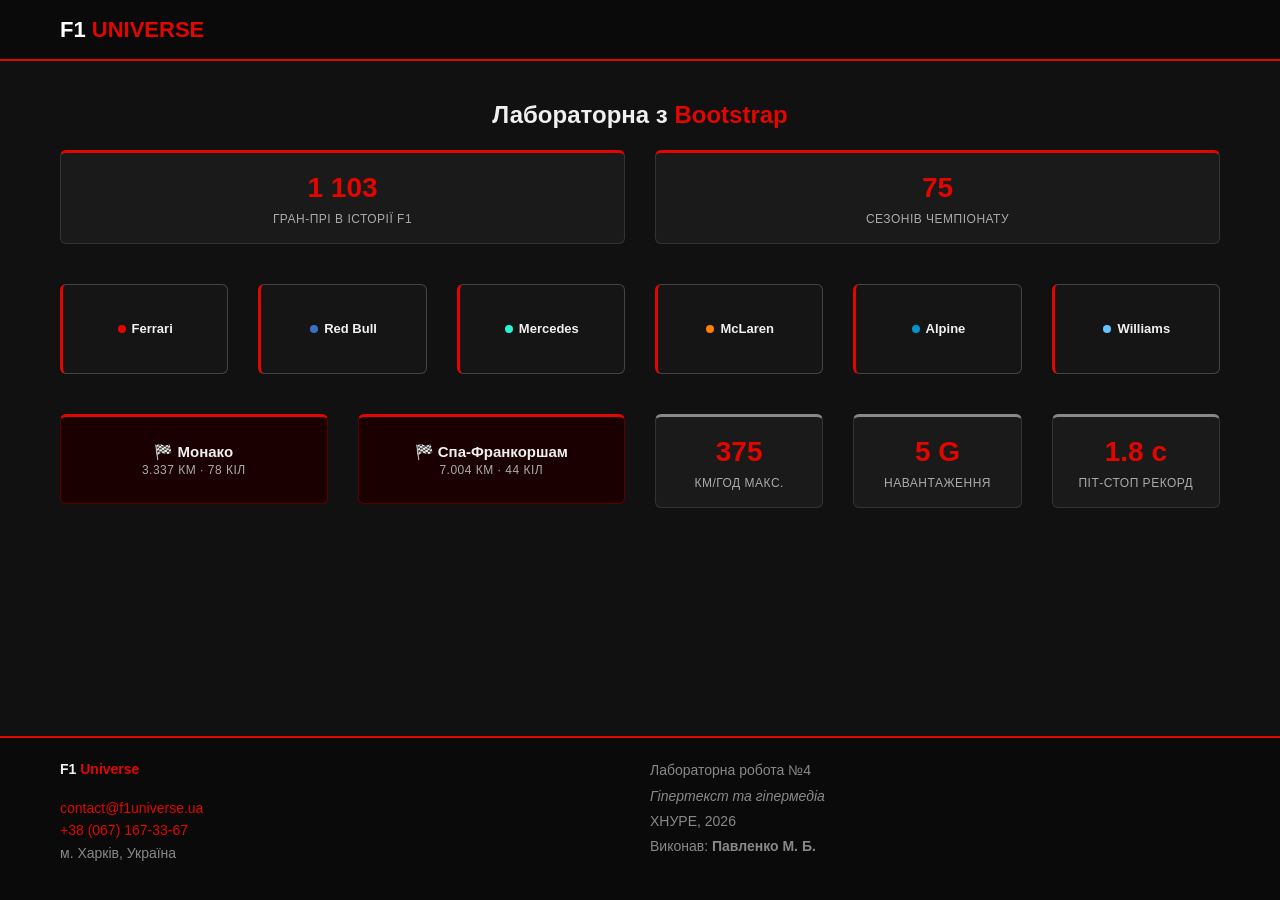
<file: bootstrap.html>
<!DOCTYPE html>
<html lang="uk">
<head>
    <meta charset="UTF-8">
    <meta name="viewport" content="width=device-width, initial-scale=1.0">
    <title>F1 Universe - Bootstrap</title>

    <link rel="stylesheet" href="https://cdn.jsdelivr.net/npm/bootstrap@4.6.2/dist/css/bootstrap.min.css" integrity="sha384-xOolHFLEh07PJGoPkLv1IbcEPTNtaed2xpHsD9ESMhqIYd0nLMwNLD69Npy4HI+N" crossorigin="anonymous">

    <link rel="stylesheet" href="css/style.css">
    <link rel="icon" type="image/png" href="img/favicon.png">

    <style>
        .block-inner {
            border-radius: 6px;
            min-height: 90px;
            display: flex;
            flex-direction: column;
            align-items: center;
            justify-content: center;
            font-weight: 700;
            font-size: 15px;
            padding: 16px 12px;
            font-family: 'Segoe UI', Arial, sans-serif;
            text-align: center;
            line-height: 1.35;
        }
        .block-inner .stat-num { font-size: 28px; color: #e10600; margin-bottom: 4px; }
        .block-inner .stat-label { font-size: 12px; font-weight: 400; color: #aaa; text-transform: uppercase; letter-spacing: .5px; }
        .block-inner .team-dot { width: 8px; height: 8px; border-radius: 50%; display: inline-block; margin-right: 6px; }

        .row-1 .block-inner {
            background-color: #1a1a1a;
            border: 1px solid #333;
            border-top: 3px solid #e10600;
            color: #f0f0f0;
        }

        .row-2 .block-inner {
            background-color: #151515;
            border: 1px solid #444;
            border-left: 3px solid #e10600;
            color: #f0f0f0;
            font-size: 13px;
        }

        .row-3 .block-inner {
            background-color: #1a0000;
            border: 1px solid #5a0000;
            border-top: 3px solid #e10600;
            color: #f0f0f0;
        }

        .row-3 .block-inner--right {
            background-color: #1a1a1a;
            border: 1px solid #333;
            border-top: 3px solid #888;
            color: #f0f0f0;
        }

        .bs-section {
            padding: 40px 0;
        }
    </style>
</head>

<body class="d-flex flex-column min-vh-100">

    <header class="header" id="top">
        <div class="container header__inner">
            <div class="header__logo">
                <a class="header__logo-link" href="index.html">F1 <span class="accent">Universe</span></a>
            </div>
        </div>
    </header>

    <main class="flex-grow-1">
        <section class="bs-section">
            <div class="container">

                <h2 class="section__title">
                    Лабораторна з <span class="accent">Bootstrap</span>
                </h2>

                <!-- Ряд 1 -->
                <div class="row row-1 mb-4">
                    <div class="col-4 col-lg-6 mb-3">
                        <div class="block-inner">
                            <span class="stat-num">1 103</span>
                            <span class="stat-label">Гран-прі в історії F1</span>
                        </div>
                    </div>
                    <div class="col-4 col-lg-6 mb-3">
                        <div class="block-inner">
                            <span class="stat-num">75</span>
                            <span class="stat-label">Сезонів чемпіонату</span>
                        </div>
                    </div>
                </div>

                <!-- Ряд 2 -->
                <div class="row row-2 mb-4">
                    <div class="col-2 mb-3 d-none d-md-block">
                        <div class="block-inner">
                            <span><span class="team-dot" style="background:#e10600"></span>Ferrari</span>
                        </div>
                    </div>
                    <div class="col-2 mb-3">
                        <div class="block-inner">
                            <span><span class="team-dot" style="background:#3671C6"></span>Red Bull</span>
                        </div>
                    </div>
                    <div class="col-2 mb-3 d-none d-md-block">
                        <div class="block-inner">
                            <span><span class="team-dot" style="background:#27F4D2"></span>Mercedes</span>
                        </div>
                    </div>
                    <div class="col-2 mb-3">
                        <div class="block-inner">
                            <span><span class="team-dot" style="background:#FF8000"></span>McLaren</span>
                        </div>
                    </div>
                    <div class="col-2 mb-3 d-none d-md-block">
                        <div class="block-inner">
                            <span><span class="team-dot" style="background:#0093cc"></span>Alpine</span>
                        </div>
                    </div>
                    <div class="col-2 mb-3">
                        <div class="block-inner">
                            <span><span class="team-dot" style="background:#64C4FF"></span>Williams</span>
                        </div>
                    </div>
                </div>

                <!-- Ряд 3 -->
                <div class="row row-3">

                    <div class="col-3 mb-3">
                        <div class="block-inner">
                            🏁 Монако<br>
                            <span class="stat-label">3.337 км · 78 кіл</span>
                        </div>
                    </div>

                    <div class="col-3 mb-3 d-none d-sm-block">
                        <div class="block-inner">
                            🏁 Спа-Франкоршам<br>
                            <span class="stat-label">7.004 км · 44 кіл</span>
                        </div>
                    </div>
                    <div class="col-3 d-sm-none"></div>

                    <div class="col-2 mb-3">
                        <div class="block-inner block-inner--right">
                            <span class="stat-num">375</span>
                            <span class="stat-label">км/год макс.</span>
                        </div>
                    </div>
                    <div class="col-2 mb-3">
                        <div class="block-inner block-inner--right">
                            <span class="stat-num">5 G</span>
                            <span class="stat-label">навантаження</span>
                        </div>
                    </div>
                    <div class="col-2 mb-3">
                        <div class="block-inner block-inner--right">
                            <span class="stat-num">1.8 с</span>
                            <span class="stat-label">піт-стоп рекорд</span>
                        </div>
                    </div>

                </div>
                </div></section>
    </main>

    <footer class="footer">
        <div class="container footer__inner">
            <div class="footer__col">
                <p class="footer__brand"><strong>F1 <span class="accent">Universe</span></strong></p>
                <address class="footer__address">
                    <a class="footer__address-link" href="mailto:contact@f1universe.ua">contact@f1universe.ua</a><br>
                    <a class="footer__address-link" href="tel:+380501234567">+38 (067) 167-33-67</a><br>
                    м. Харків, Україна
                </address>
            </div>
            <div class="footer__col">
                <p class="footer__info">Лабораторна робота №4<br>
                    <em>Гіпертекст та гіпермедіа</em><br>
                    ХНУРЕ, 2026<br>
                    Виконав: <strong>Павленко М. Б.</strong>
                </p>
            </div>
        </div>
    </footer>

</body>
</html>
</file>
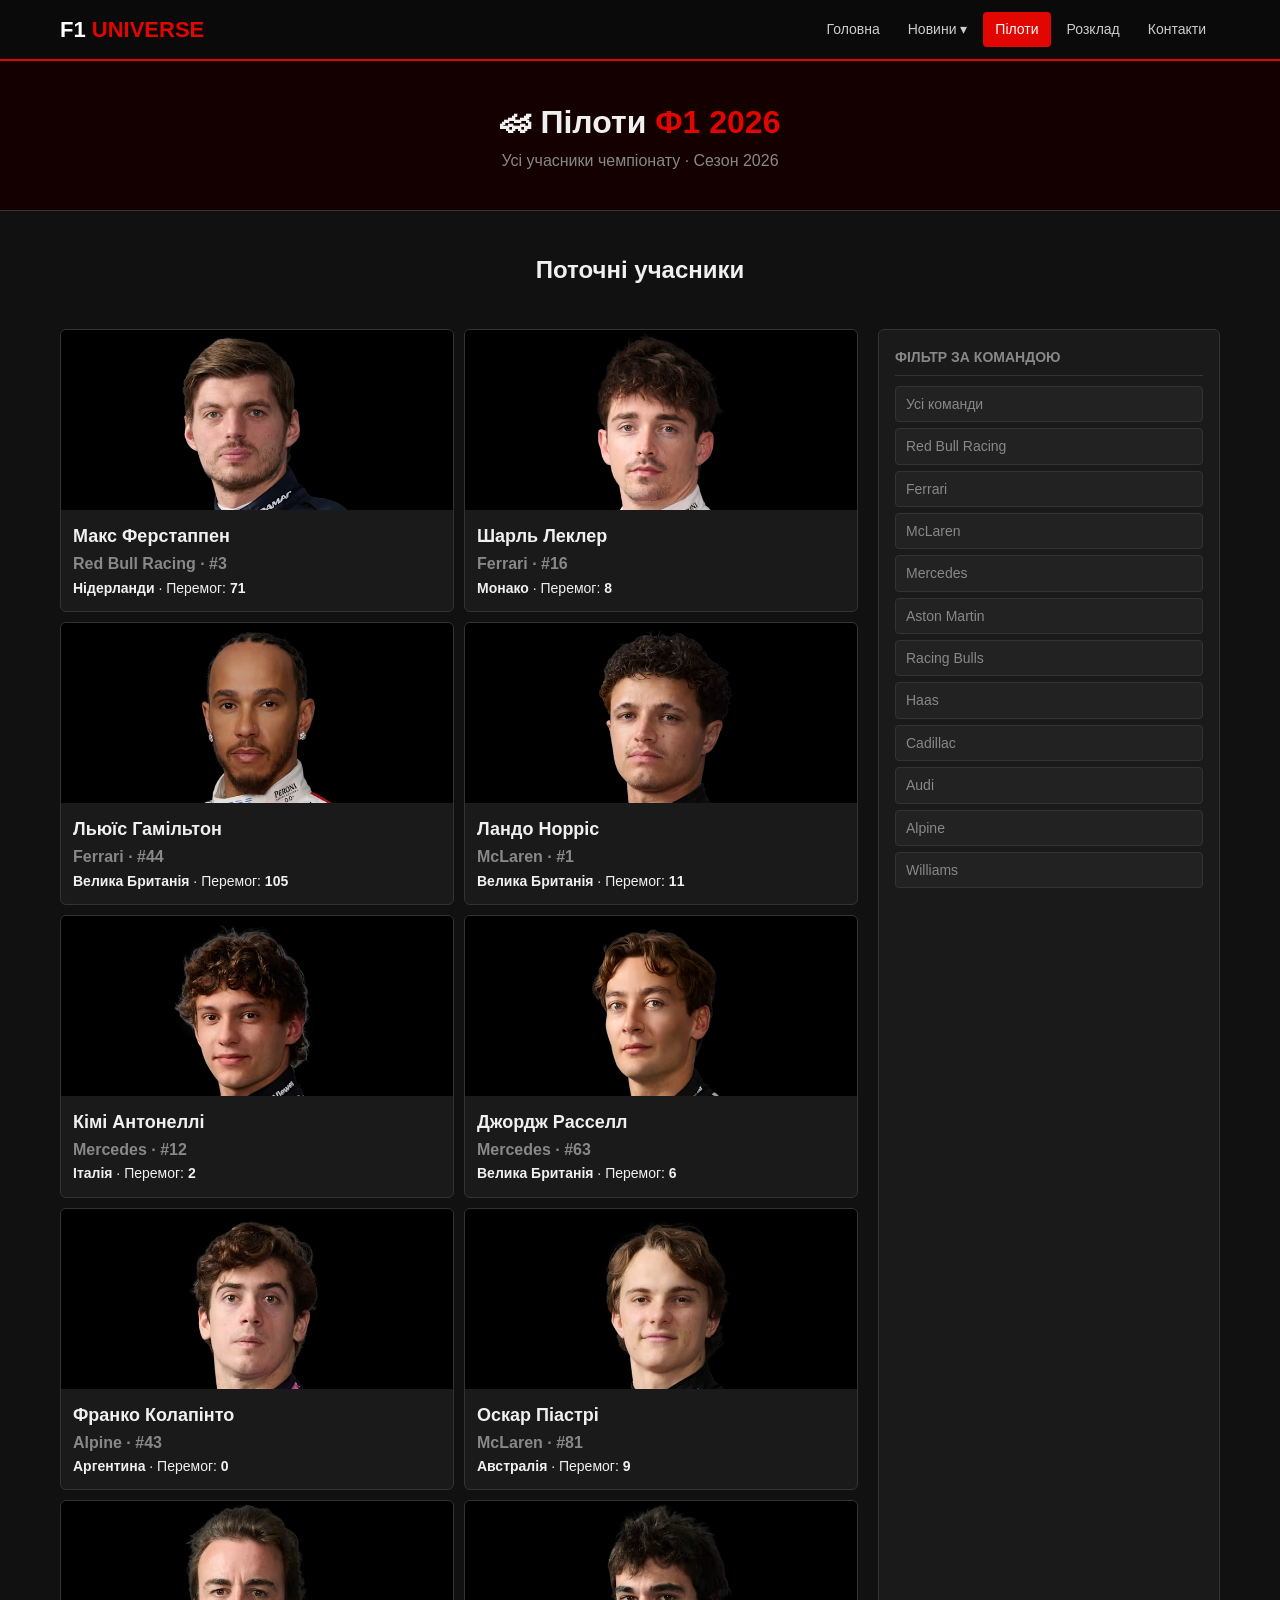
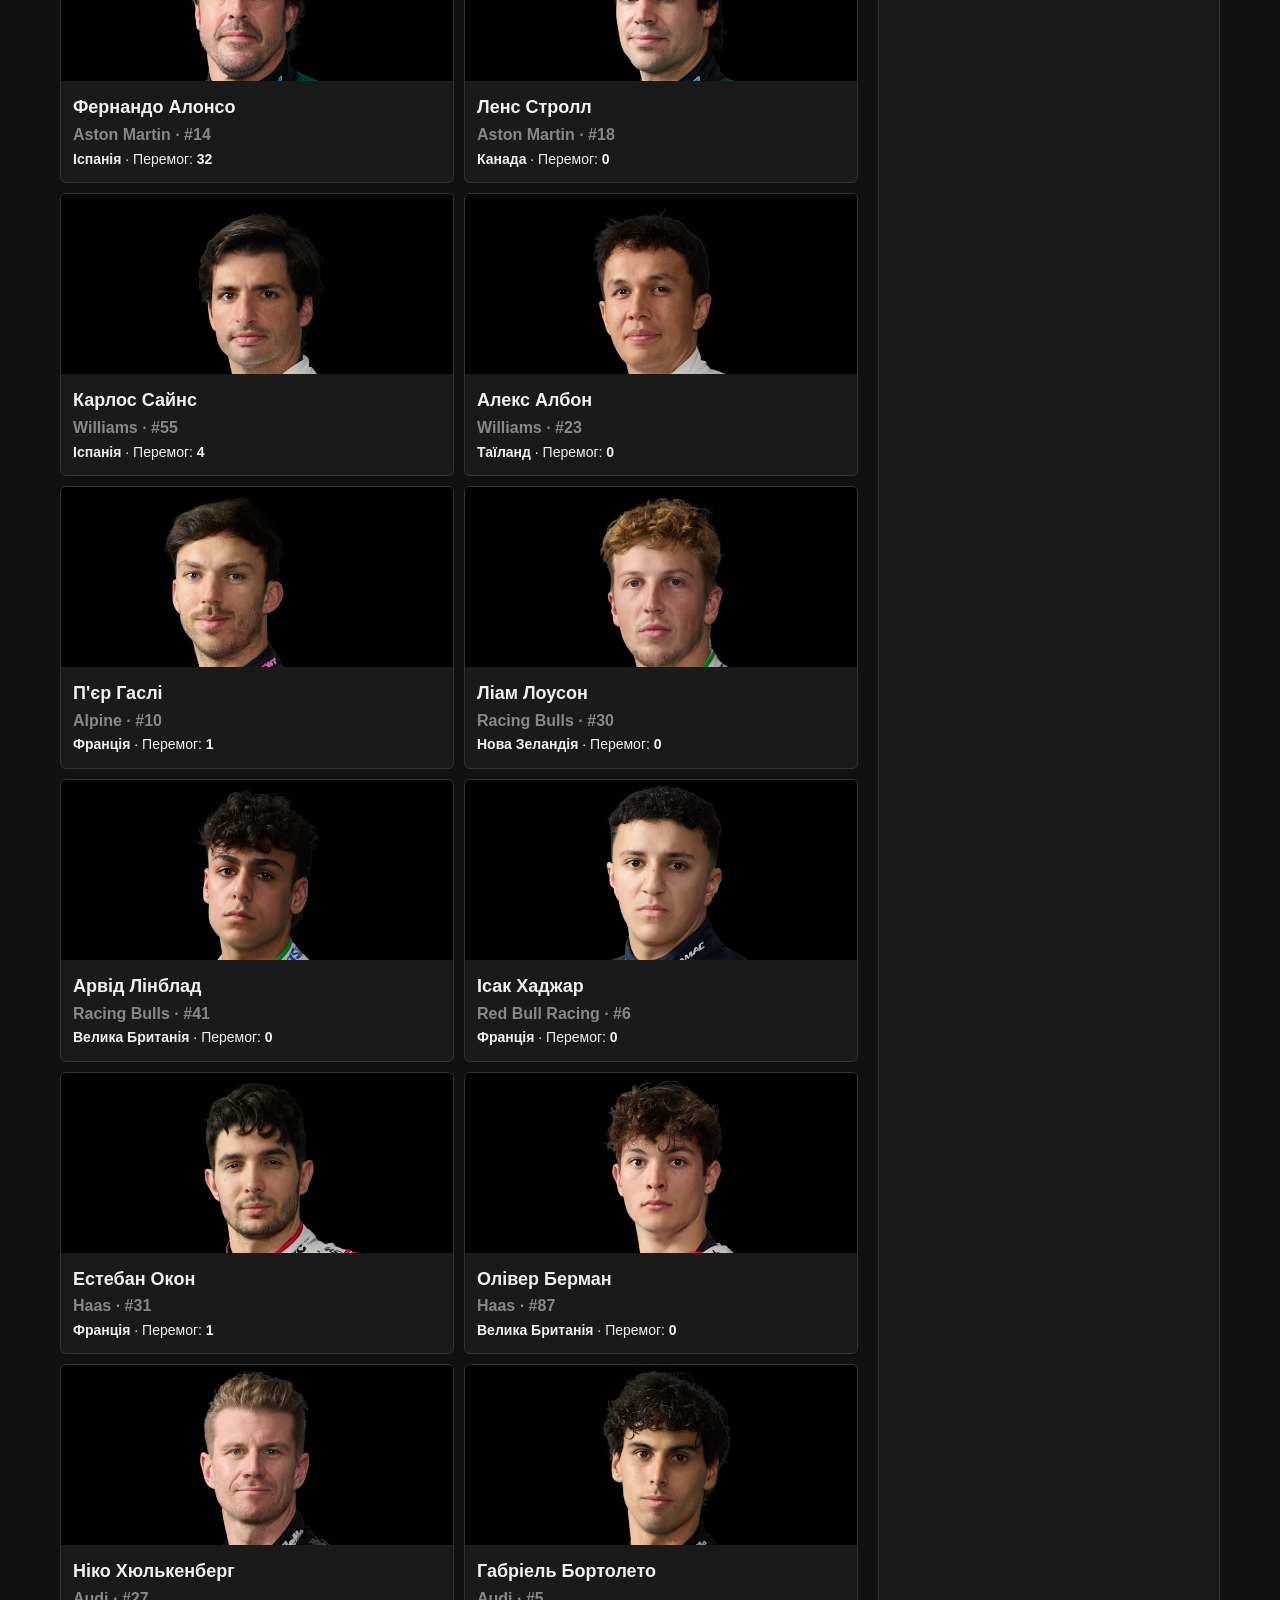
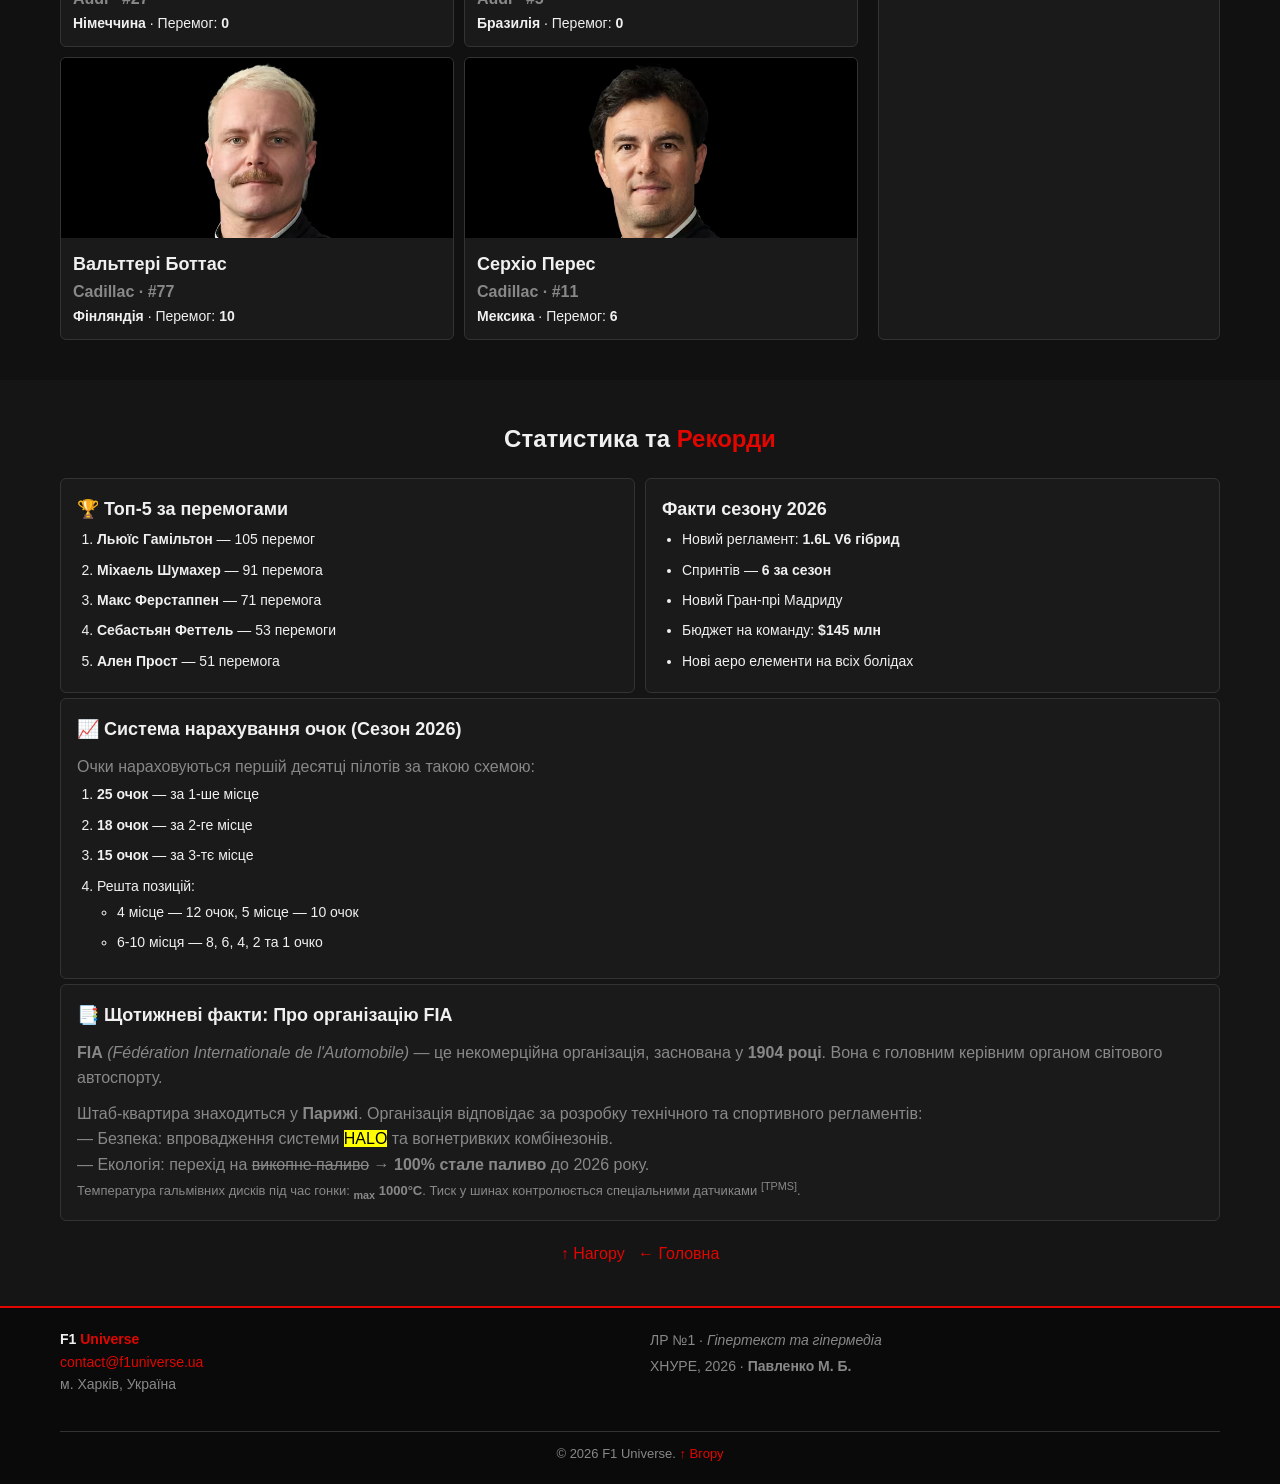
<file: drivers.html>
<!DOCTYPE html>
<html lang="uk">

<head>
    <meta charset="UTF-8">
    <meta name="viewport" content="width=device-width, initial-scale=1.0">
    <meta name="description" content="Пілоти Формули 1 сезону 2026 — F1 Universe.">
    <meta name="author" content="Павленко М. Б.">
    <meta name="keywords" content="пілоти Ф1, Ферстаппен, Леклер, Гамільтон, Норріс">
    <meta name="robots" content="index, follow">
    <title>F1 Universe — Пілоти</title>
    <link rel="stylesheet" href="css/style.css">
    <link rel="icon" type="image/png" href="img/favicon.png">
</head>

<body>

    <header class="header" id="top">
        <div class="container header__inner">
            <div class="header__logo"><a class="header__logo-link" href="index.html">F1 <span class="accent">Universe</span></a></div>
            <nav class="header__nav">
                <input type="checkbox" id="menu-toggle" class="header__menu-toggle">
                <label for="menu-toggle" class="header__menu-btn">
                    <span class="header__menu-icon"></span>
                </label>

                <ul class="nav__list">
                    <li class="nav__item"><a class="nav__link" href="index.html">Головна</a></li>
                    <li class="nav__item nav__item_dropdown">
                        <a class="nav__link" href="#">Новини ▾</a>
                        <ul class="nav__dropdown">
                            <li class="nav__dropdown-item"><a class="nav__dropdown-link" href="index.html#news">Останні новини</a></li>
                            <li class="nav__dropdown-item"><a class="nav__dropdown-link" href="index.html#champ">Чемпіонат</a></li>
                        </ul>
                    </li>
                    <li class="nav__item nav__item_active"><a class="nav__link" href="drivers.html">Пілоти</a></li>
                    <li class="nav__item"><a class="nav__link" href="schedule.html">Розклад</a></li>
                    <li class="nav__item"><a class="nav__link" href="schedule.html#contacts">Контакти</a></li>
                </ul>
            </nav>
        </div>
    </header>

    <main>
        <section class="page-header">
            <div class="container">
                <h1 class="page-header__title">🏎 Пілоти <span class="accent">Ф1 2026</span></h1>
                <p class="page-header__subtitle">Усі учасники чемпіонату · Сезон 2026</p>
            </div>
        </section>

        <section id="drivers" class="section">
            <div class="container layout layout_columns_main-sidebar">
                <h2 class="section__title">Поточні учасники</h2>

                <div class="layout__main">
                    <div class="pilot-grid">
                        <article class="pilot-card">
                            <img class="pilot-card__image" src="img/drivers/Ver.jpg" alt="Макс Ферстаппен" width="280" height="180">
                            <div class="pilot-card__body">
                                <h3 class="pilot-card__name">Макс Ферстаппен</h3>
                                <h4 class="pilot-card__team">Red Bull Racing · #3</h4>
                                <p class="pilot-card__stats"><strong>Нідерланди</strong> · Перемог: <strong>71</strong></p>
                            </div>
                        </article>
                        <article class="pilot-card">
                            <img class="pilot-card__image" src="img/drivers/Lec.jpg" alt="Шарль Леклер" width="280" height="180">
                            <div class="pilot-card__body">
                                <h3 class="pilot-card__name">Шарль Леклер</h3>
                                <h4 class="pilot-card__team">Ferrari · #16</h4>
                                <p class="pilot-card__stats"><strong>Монако</strong> · Перемог: <strong>8</strong></p>
                            </div>
                        </article>
                        <article class="pilot-card">
                            <img class="pilot-card__image" src="img/drivers/Ham.jpg" alt="Льюїс Гамільтон" width="280" height="180">
                            <div class="pilot-card__body">
                                <h3 class="pilot-card__name">Льюїс Гамільтон</h3>
                                <h4 class="pilot-card__team">Ferrari · #44</h4>
                                <p class="pilot-card__stats"><strong>Велика Британія</strong> · Перемог: <strong>105</strong></p>
                            </div>
                        </article>
                        <article class="pilot-card">
                            <img class="pilot-card__image" src="img/drivers/Nor.jpg" alt="Ландо Норріс" width="280" height="180">
                            <div class="pilot-card__body">
                                <h3 class="pilot-card__name">Ландо Норріс</h3>
                                <h4 class="pilot-card__team">McLaren · #1</h4>
                                <p class="pilot-card__stats"><strong>Велика Британія</strong> · Перемог: <strong>11</strong></p>
                            </div>
                        </article>
                        <article class="pilot-card">
                            <img class="pilot-card__image" src="img/drivers/Ant.jpg" alt="Кімі Антонеллі" width="280" height="180">
                            <div class="pilot-card__body">
                                <h3 class="pilot-card__name">Кімі Антонеллі</h3>
                                <h4 class="pilot-card__team">Mercedes · #12</h4>
                                <p class="pilot-card__stats"><strong>Італія</strong> · Перемог: <strong>2</strong></p>
                            </div>
                        </article>
                        <article class="pilot-card">
                            <img class="pilot-card__image" src="img/drivers/Rus.jpg" alt="Джордж Расселл" width="280" height="180">
                            <div class="pilot-card__body">
                                <h3 class="pilot-card__name">Джордж Расселл</h3>
                                <h4 class="pilot-card__team">Mercedes · #63</h4>
                                <p class="pilot-card__stats"><strong>Велика Британія</strong> · Перемог: <strong>6</strong></p>
                            </div>
                        </article>
                        <article class="pilot-card">
                            <img class="pilot-card__image" src="img/drivers/Col.jpg" alt="Франко Колапінто" width="280" height="180">
                            <div class="pilot-card__body">
                                <h3 class="pilot-card__name">Франко Колапінто</h3>
                                <h4 class="pilot-card__team">Alpine · #43</h4>
                                <p class="pilot-card__stats"><strong>Аргентина</strong> · Перемог: <strong>0</strong></p>
                            </div>
                        </article>
                        <article class="pilot-card">
                            <img class="pilot-card__image" src="img/drivers/Pia.jpg" alt="Оскар Піастрі" width="280" height="180">
                            <div class="pilot-card__body">
                                <h3 class="pilot-card__name">Оскар Піастрі</h3>
                                <h4 class="pilot-card__team">McLaren · #81</h4>
                                <p class="pilot-card__stats"><strong>Австралія</strong> · Перемог: <strong>9</strong></p>
                            </div>
                        </article>
                        <article class="pilot-card">
                            <img class="pilot-card__image" src="img/drivers/Alo.jpeg" alt="Фернандо Алонсо" width="280" height="180">
                            <div class="pilot-card__body">
                                <h3 class="pilot-card__name">Фернандо Алонсо</h3>
                                <h4 class="pilot-card__team">Aston Martin · #14</h4>
                                <p class="pilot-card__stats"><strong>Іспанія</strong> · Перемог: <strong>32</strong></p>
                            </div>
                        </article>
                        <article class="pilot-card">
                            <img class="pilot-card__image" src="img/drivers/Str.jpeg" alt="Ленс Стролл" width="280" height="180">
                            <div class="pilot-card__body">
                                <h3 class="pilot-card__name">Ленс Стролл</h3>
                                <h4 class="pilot-card__team">Aston Martin · #18</h4>
                                <p class="pilot-card__stats"><strong>Канада</strong> · Перемог: <strong>0</strong></p>
                            </div>
                        </article>
                        <article class="pilot-card">
                            <img class="pilot-card__image" src="img/drivers/Sai.jpeg" alt="Карлос Сайнс" width="280" height="180">
                            <div class="pilot-card__body">
                                <h3 class="pilot-card__name">Карлос Сайнс</h3>
                                <h4 class="pilot-card__team">Williams · #55</h4>
                                <p class="pilot-card__stats"><strong>Іспанія</strong> · Перемог: <strong>4</strong></p>
                            </div>
                        </article>
                        <article class="pilot-card">
                            <img class="pilot-card__image" src="img/drivers/Alb.jpeg" alt="Алекс Албон" width="280" height="180">
                            <div class="pilot-card__body">
                                <h3 class="pilot-card__name">Алекс Албон</h3>
                                <h4 class="pilot-card__team">Williams · #23</h4>
                                <p class="pilot-card__stats"><strong>Таїланд</strong> · Перемог: <strong>0</strong></p>
                            </div>
                        </article>
                        <article class="pilot-card">
                            <img class="pilot-card__image" src="img/drivers/Gas.jpeg" alt="П'єр Гаслі" width="280" height="180">
                            <div class="pilot-card__body">
                                <h3 class="pilot-card__name">П'єр Гаслі</h3>
                                <h4 class="pilot-card__team">Alpine · #10</h4>
                                <p class="pilot-card__stats"><strong>Франція</strong> · Перемог: <strong>1</strong></p>
                            </div>
                        </article>
                        <article class="pilot-card">
                            <img class="pilot-card__image" src="img/drivers/Law.jpeg" alt="Ліам Лоусон" width="280" height="180">
                            <div class="pilot-card__body">
                                <h3 class="pilot-card__name">Ліам Лоусон</h3>
                                <h4 class="pilot-card__team">Racing Bulls · #30</h4>
                                <p class="pilot-card__stats"><strong>Нова Зеландія</strong> · Перемог: <strong>0</strong></p>
                            </div>
                        </article>
                        <article class="pilot-card">
                            <img class="pilot-card__image" src="img/drivers/Lin.jpeg" alt="Арвід Лінблад" width="280" height="180">
                            <div class="pilot-card__body">
                                <h3 class="pilot-card__name">Арвід Лінблад</h3>
                                <h4 class="pilot-card__team">Racing Bulls · #41</h4>
                                <p class="pilot-card__stats"><strong>Велика Британія</strong> · Перемог: <strong>0</strong></p>
                            </div>
                        </article>
                        <article class="pilot-card">
                            <img class="pilot-card__image" src="img/drivers/Had.jpeg" alt="Ісак Хаджар" width="280" height="180">
                            <div class="pilot-card__body">
                                <h3 class="pilot-card__name">Ісак Хаджар</h3>
                                <h4 class="pilot-card__team">Red Bull Racing · #6</h4>
                                <p class="pilot-card__stats"><strong>Франція</strong> · Перемог: <strong>0</strong></p>
                            </div>
                        </article>
                        <article class="pilot-card">
                            <img class="pilot-card__image" src="img/drivers/Oco.jpeg" alt="Естебан Окон" width="280" height="180">
                            <div class="pilot-card__body">
                                <h3 class="pilot-card__name">Естебан Окон</h3>
                                <h4 class="pilot-card__team">Haas · #31</h4>
                                <p class="pilot-card__stats"><strong>Франція</strong> · Перемог: <strong>1</strong></p>
                            </div>
                        </article>
                        <article class="pilot-card">
                            <img class="pilot-card__image" src="img/drivers/Bea.jpeg" alt="Олівер Берман" width="280" height="180">
                            <div class="pilot-card__body">
                                <h3 class="pilot-card__name">Олівер Берман</h3>
                                <h4 class="pilot-card__team">Haas · #87</h4>
                                <p class="pilot-card__stats"><strong>Велика Британія</strong> · Перемог: <strong>0</strong></p>
                            </div>
                        </article>
                        <article class="pilot-card">
                            <img class="pilot-card__image" src="img/drivers/Hul.jpeg" alt="Ніко Хюлькенберг" width="280" height="180">
                            <div class="pilot-card__body">
                                <h3 class="pilot-card__name">Ніко Хюлькенберг</h3>
                                <h4 class="pilot-card__team">Audi · #27</h4>
                                <p class="pilot-card__stats"><strong>Німеччина</strong> · Перемог: <strong>0</strong></p>
                            </div>
                        </article>
                        <article class="pilot-card">
                            <img class="pilot-card__image" src="img/drivers/Bor.jpeg" alt="Габріель Бортолето" width="280" height="180">
                            <div class="pilot-card__body">
                                <h3 class="pilot-card__name">Габріель Бортолето</h3>
                                <h4 class="pilot-card__team">Audi · #5</h4>
                                <p class="pilot-card__stats"><strong>Бразилія</strong> · Перемог: <strong>0</strong></p>
                            </div>
                        </article>
                        <article class="pilot-card">
                            <img class="pilot-card__image" src="img/drivers/Bot.jpeg" alt="Вальттері Боттас" width="280" height="180">
                            <div class="pilot-card__body">
                                <h3 class="pilot-card__name">Вальттері Боттас</h3>
                                <h4 class="pilot-card__team">Cadillac · #77</h4>
                                <p class="pilot-card__stats"><strong>Фінляндія</strong> · Перемог: <strong>10</strong></p>
                            </div>
                        </article>
                        <article class="pilot-card">
                            <img class="pilot-card__image" src="img/drivers/Per.jpeg" alt="Серхіо Перес" width="280" height="180">
                            <div class="pilot-card__body">
                                <h3 class="pilot-card__name">Серхіо Перес</h3>
                                <h4 class="pilot-card__team">Cadillac · #11</h4>
                                <p class="pilot-card__stats"><strong>Мексика</strong> · Перемог: <strong>6</strong></p>
                            </div>
                        </article>
                    </div>
                </div>

                <aside id="filters" class="layout__sidebar sidebar">
                    <h5 class="sidebar__title">Фільтр за командою</h5>
                    <ul class="sidebar__list sidebar__list_no-disc">
                        <li class="sidebar__item"><a class="sidebar__link" href="#">Усі команди</a></li>
                        <li class="sidebar__item"><a class="sidebar__link" href="#">Red Bull Racing</a></li>
                        <li class="sidebar__item"><a class="sidebar__link" href="#">Ferrari</a></li>
                        <li class="sidebar__item"><a class="sidebar__link" href="#">McLaren</a></li>
                        <li class="sidebar__item"><a class="sidebar__link" href="#">Mercedes</a></li>
                        <li class="sidebar__item"><a class="sidebar__link" href="#">Aston Martin</a></li>
                        <li class="sidebar__item"><a class="sidebar__link" href="#">Racing Bulls</a></li>
                        <li class="sidebar__item"><a class="sidebar__link" href="#">Haas</a></li>
                        <li class="sidebar__item"><a class="sidebar__link" href="#">Cadillac</a></li>
                        <li class="sidebar__item"><a class="sidebar__link" href="#">Audi</a></li>
                        <li class="sidebar__item"><a class="sidebar__link" href="#">Alpine</a></li>
                        <li class="sidebar__item"><a class="sidebar__link" href="#">Williams</a></li>
                    </ul>
                </aside>
                <div class="grid-hidden"></div>
            </div>
        </section>

        <section id="lists" class="section section_theme_dark">
            <div class="container">
                <h2 class="section__title">Статистика та <span class="accent">Рекорди</span></h2>

                <div class="stats-grid">
                    <div class="stats-block">
                        <h3 class="stats-block__title">🏆 Топ-5 за перемогами</h3>
                        <ol class="stats-block__list">
                            <li class="stats-block__item"><strong>Льюїс Гамільтон</strong> — 105 перемог</li>
                            <li class="stats-block__item"><strong>Міхаель Шумахер</strong> — 91 перемога</li>
                            <li class="stats-block__item"><strong>Макс Ферстаппен</strong> — 71 перемога</li>
                            <li class="stats-block__item"><strong>Себастьян Феттель</strong> — 53 перемоги</li>
                            <li class="stats-block__item"><strong>Ален Прост</strong> — 51 перемога</li>
                        </ol>
                    </div>
                    <div class="stats-block">
                        <h3 class="stats-block__title">Факти сезону 2026</h3>
                        <ul class="stats-block__list">
                            <li class="stats-block__item">Новий регламент: <strong>1.6L V6 гібрид</strong></li>
                            <li class="stats-block__item">Спринтів — <strong>6 за сезон</strong></li>
                            <li class="stats-block__item">Новий Гран-прі Мадриду</li>
                            <li class="stats-block__item">Бюджет на команду: <strong>$145 млн</strong></li>
                            <li class="stats-block__item">Нові аеро елементи на всіх болідах</li>
                        </ul>
                    </div>
                </div>

                <div class="stats-block stats-block_full">
                    <h3 class="stats-block__title">📈 Система нарахування очок (Сезон 2026)</h3>
                    <p class="stats-block__text">Очки нараховуються першій десятці пілотів за такою схемою:</p>
                    <ol class="stats-block__list">
                        <li class="stats-block__item"><strong>25 очок</strong> — за 1-ше місце</li>
                        <li class="stats-block__item"><strong>18 очок</strong> — за 2-ге місце</li>
                        <li class="stats-block__item"><strong>15 очок</strong> — за 3-тє місце</li>
                        <li class="stats-block__item">Решта позицій:
                            <ul class="stats-block__list stats-block__list_nested">
                                <li class="stats-block__item">4 місце — 12 очок, 5 місце — 10 очок</li>
                                <li class="stats-block__item">6-10 місця — 8, 6, 4, 2 та 1 очко</li>
                            </ul>
                        </li>
                    </ol>
                </div>

                <div class="stats-block stats-block_full">
                    <h3 class="stats-block__title">📑 Щотижневі факти: Про організацію FIA</h3>
                    <p class="stats-block__text">
                        <strong>FIA</strong> <em>(Fédération Internationale de l'Automobile)</em> — це некомерційна організація, заснована у <strong>1904 році</strong>. 
                        Вона є головним керівним органом світового автоспорту.
                    </p>
                    <p class="stats-block__text">
                        Штаб-квартира знаходиться у <strong>Парижі</strong>. Організація відповідає за розробку технічного та спортивного регламентів:
                        <br>
                        — Безпека: впровадження системи <mark>HALO</mark> та вогнетривких комбінезонів.
                        <br>
                        — Екологія: перехід на <del>викопне паливо</del> → <strong>100% стале паливо</strong> до 2026 року.
                    </p>
                    <p class="stats-block__text_small">
                        Температура гальмівних дисків під час гонки: <strong><sub>max</sub> 1000°C</strong>.
                        Тиск у шинах контролюється спеціальними датчиками <sup>[TPMS]</sup>.
                    </p>
                </div>

                <p class="stats-nav">
                    <a class="stats-nav__link" href="#top">↑ Нагору</a> &nbsp; <a class="stats-nav__link" href="index.html">← Головна</a>
                </p>
            </div>
        </section>
    </main>

    <footer class="footer">
        <div class="container footer__inner">
            <div class="footer__col">
                <p class="footer__brand"><strong>F1 <span class="accent">Universe</span></strong></p>
                <address class="footer__address">
                    <a class="footer__address-link" href="mailto:contact@f1universe.ua">contact@f1universe.ua</a><br>
                    м. Харків, Україна
                </address>
            </div>
            <div class="footer__col">
                <p class="footer__info">ЛР №1 · <em>Гіпертекст та гіпермедіа</em><br>
                    ХНУРЕ, 2026 · <strong>Павленко М. Б.</strong></p>
            </div>
            <br class="grid-hidden">
            <p class="footer__bottom">
                © 2026 F1 Universe. <a class="footer__bottom-link" href="#top">↑ Вгору</a>
            </p>
        </div>
    </footer>
</body>
</html>
</file>
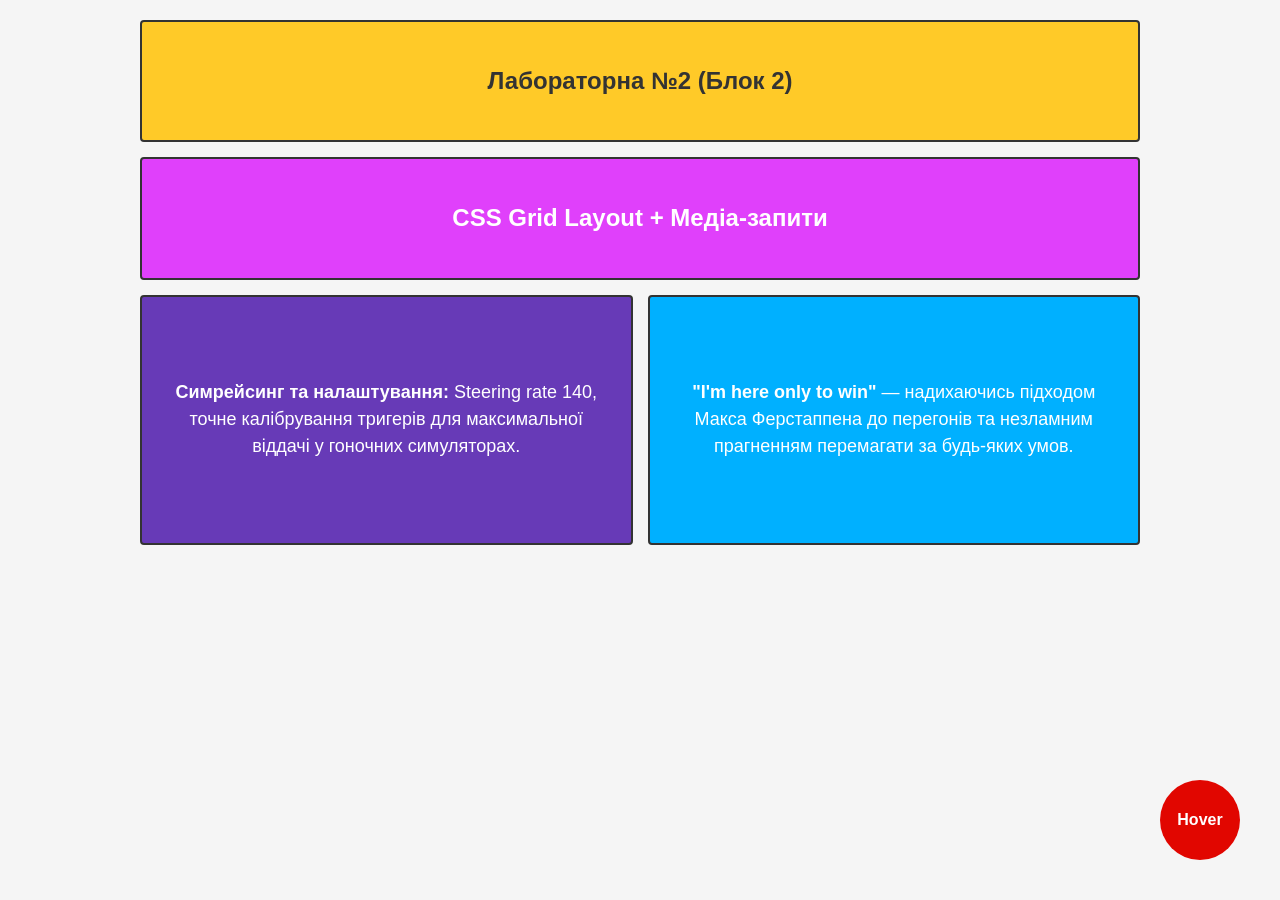
<file: extra.html>
<!DOCTYPE html>
<html lang="uk">
<head>
    <meta charset="UTF-8">
    <meta name="viewport" content="width=device-width, initial-scale=1.0">
    <title>Extra page</title>
    <link rel="stylesheet" href="css/style.css">
</head>
<body class="extra-page">

    <main class="custom-grid">
        <div class="custom-grid__item custom-grid__item_yellow">
            <h2 class="custom-grid__title">Лабораторна №2 (Блок 2)</h2>
        </div>
        <div class="custom-grid__item custom-grid__item_magenta">
            <h2 class="custom-grid__title">CSS Grid Layout + Медіа-запити</h2>
        </div>
        <div class="custom-grid__item custom-grid__item_purple">
            <p class="custom-grid__text">
                <strong>Симрейсинг та налаштування:</strong> Steering rate 140, точне калібрування тригерів для максимальної віддачі у гоночних симуляторах.
            </p>
        </div>
        <div class="custom-grid__item custom-grid__item_blue">
            <p class="custom-grid__text">
                <strong>"I'm here only to win"</strong> — надихаючись підходом Макса Ферстаппена до перегонів та незламним прагненням перемагати за будь-яких умов.
            </p>
        </div>
    </main>

    <div class="fixed-widget">
        <span class="fixed-widget__text">Hover</span>
    </div>

</body>
</html>
</file>
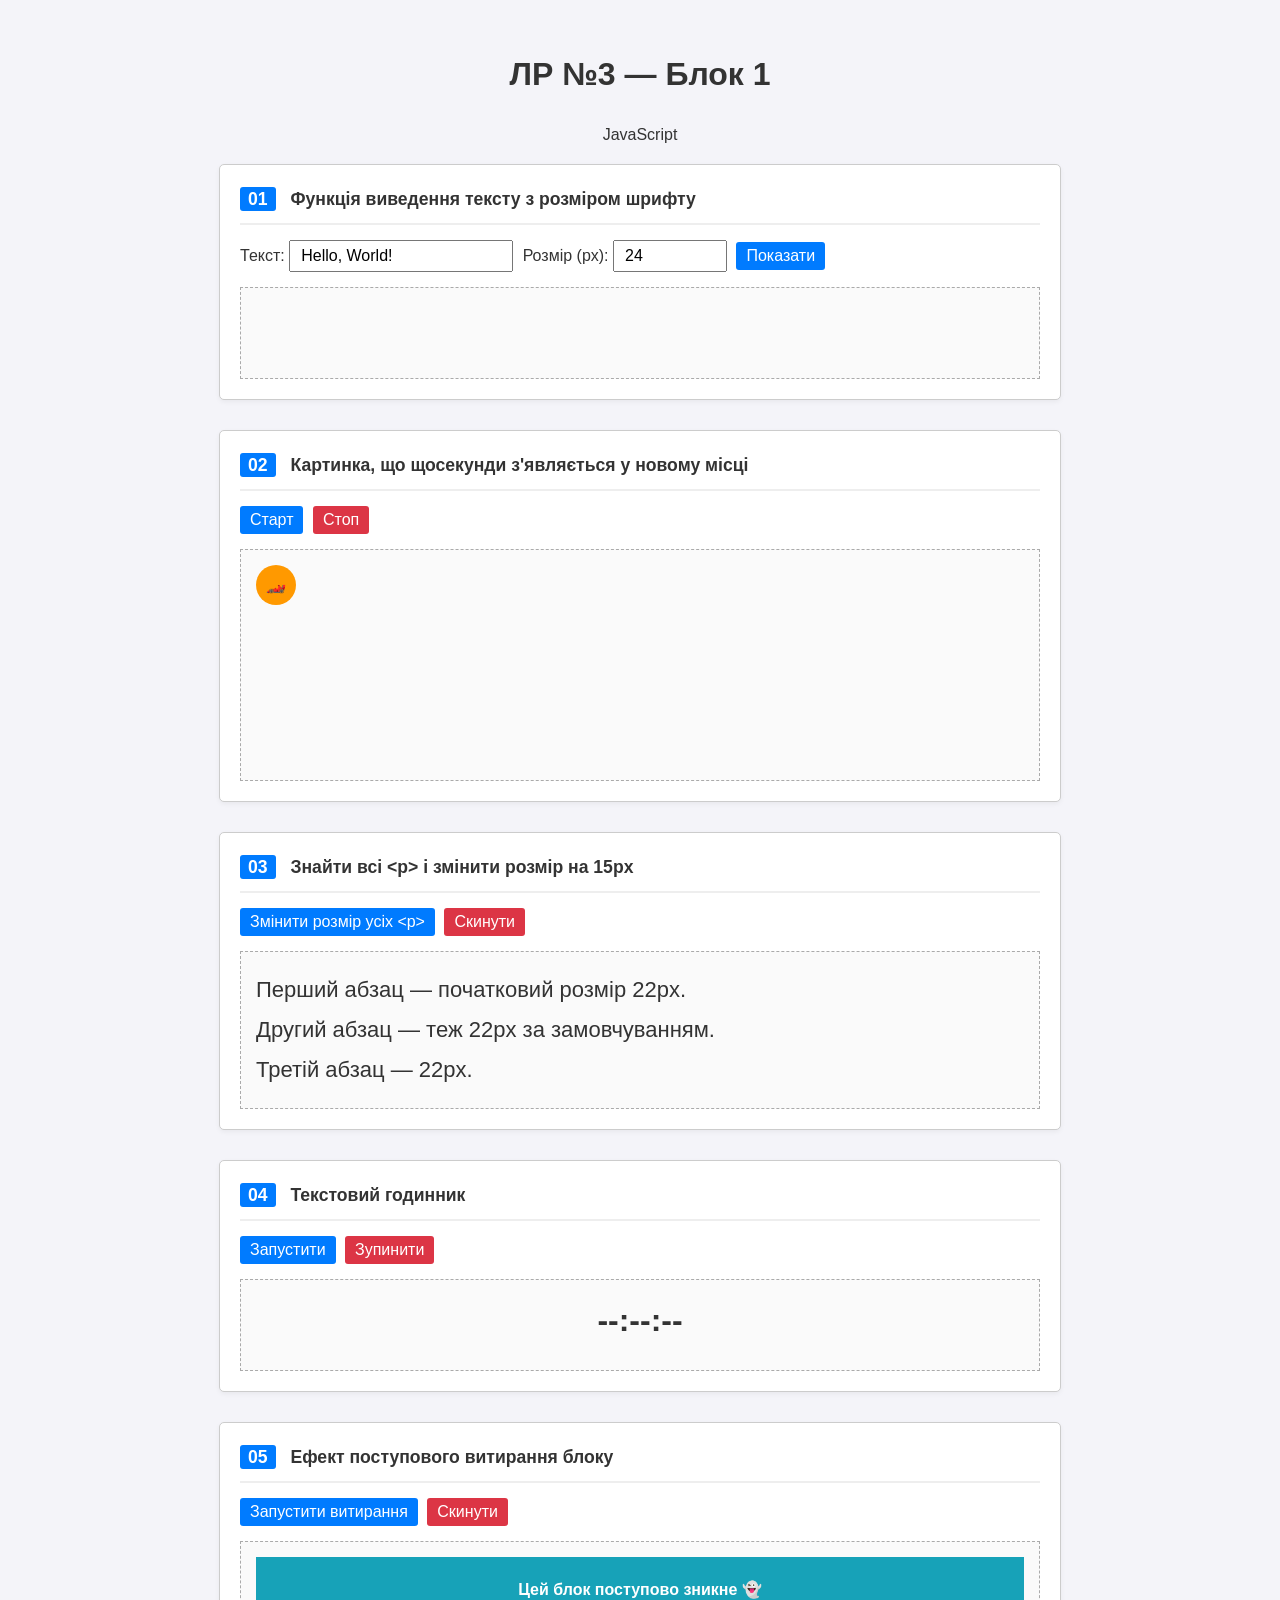
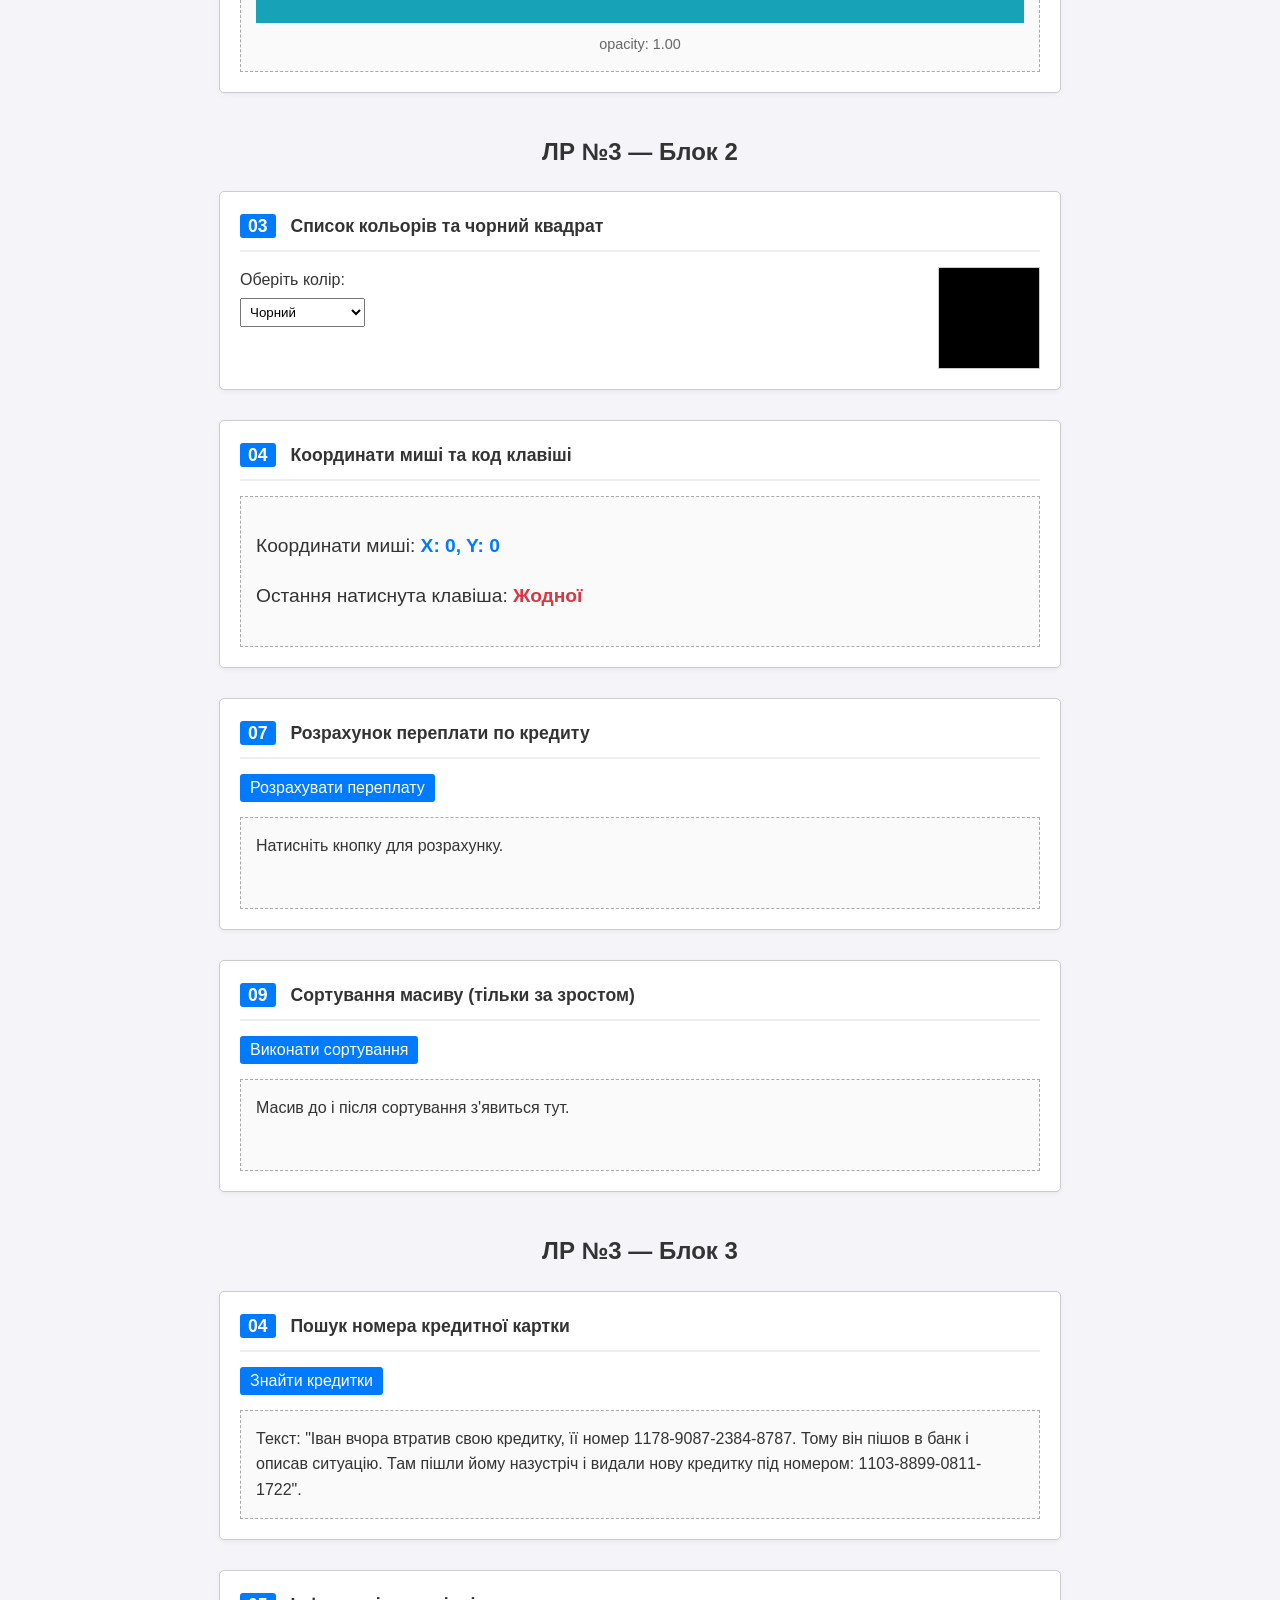
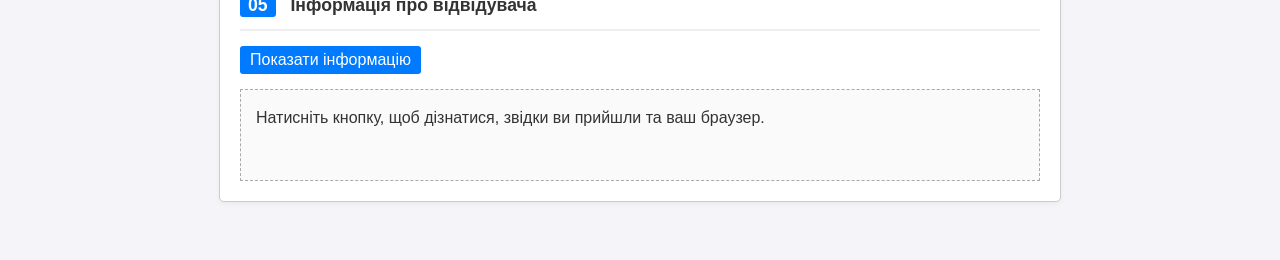
<file: extra_lb3.html>
<!DOCTYPE html>
<html lang="uk">
<head>
  <meta charset="UTF-8">
  <title>ЛР №3</title>
  <link rel="stylesheet" href="/css/lb3.css">
</head>
<body>

<h1>ЛР №3 — Блок 1</h1>
<p class="subtitle">JavaScript</p>


<!-- Блок 1 завдання 1 -->
<div class="task">
  <div class="task-header">
    <span class="task-num">01</span>
    <span class="task-title">Функція виведення тексту з розміром шрифту</span>
  </div>

  <div class="controls">
    <label>Текст:</label>
    <input type="text" id="t1-text" value="Hello, World!">
    <label>Розмір (px):</label>
    <input type="number" id="t1-size" value="24" min="8" max="80" style="width:90px">
    <button onclick="showText()">Показати</button>
  </div>

  <div class="demo-area" id="task1-output"></div>
</div>

<script>
  function showText(text, size) {
    text = text || document.getElementById('t1-text').value;
    size = size || document.getElementById('t1-size').value;

    var output = document.getElementById('task1-output');
    output.innerHTML = '';

    var span = document.createElement('span');
    span.textContent = text;
    span.style.fontSize = size + 'px';

    output.appendChild(span);
  }
</script>


<!-- Блок 1 завдання 2 -->
<div class="task">
  <div class="task-header">
    <span class="task-num">02</span>
    <span class="task-title">Картинка, що щосекунди з'являється у новому місці</span>
  </div>

  <div class="controls">
    <button onclick="startMoving()">Старт</button>
    <button class="stop" onclick="stopMoving()">Стоп</button>
  </div>

  <div class="demo-area" id="task2-area">
    <div id="moving-img">🏎️</div>
  </div>
</div>

<script>
  var moveInterval = null;

  function startMoving() {
    if (moveInterval) return;

    moveInterval = setInterval(function() {
      var area = document.getElementById('task2-area');
      var img  = document.getElementById('moving-img');

      var maxLeft = area.offsetWidth  - img.offsetWidth;
      var maxTop  = area.offsetHeight - img.offsetHeight;

      var newLeft = Math.floor(Math.random() * maxLeft);
      var newTop  = Math.floor(Math.random() * maxTop);

      img.style.left = newLeft + 'px';
      img.style.top  = newTop  + 'px';
    }, 1000);
  }

  function stopMoving() {
    clearInterval(moveInterval);
    moveInterval = null;
  }
</script>


<!-- Блок 1 завдання 3 -->
<div class="task">
  <div class="task-header">
    <span class="task-num">03</span>
    <span class="task-title">Знайти всі &lt;p&gt; і змінити розмір на 15px</span>
  </div>

  <div class="controls">
    <button onclick="changeParagraphs()">Змінити розмір усіх &lt;p&gt;</button>
    <button class="stop" onclick="resetParagraphs()">Скинути</button>
  </div>

  <div class="demo-area" id="task3-area">
    <p>Перший абзац — початковий розмір 22px.</p>
    <p>Другий абзац — теж 22px за замовчуванням.</p>
    <p>Третій абзац — 22px.</p>
  </div>
</div>

<script>
  function changeParagraphs() {
    var area = document.getElementById('task3-area');
    var paragraphs = area.getElementsByTagName('p');

    for (var i = 0; i < paragraphs.length; i++) {
      paragraphs[i].setAttribute('style', 'font-size: 15px;');
      paragraphs[i].classList.add('changed');
    }
  }

  function resetParagraphs() {
    var area = document.getElementById('task3-area');
    var paragraphs = area.getElementsByTagName('p');

    for (var i = 0; i < paragraphs.length; i++) {
      paragraphs[i].setAttribute('style', 'font-size: 22px;');
      paragraphs[i].classList.remove('changed');
    }
  }
</script>


<!-- Блок 1 завдання 4 -->
<div class="task">
  <div class="task-header">
    <span class="task-num">04</span>
    <span class="task-title">Текстовий годинник</span>
  </div>

  <div class="controls">
    <button onclick="startClock()">Запустити</button>
    <button class="stop" onclick="stopClock()">Зупинити</button>
  </div>

  <div class="demo-area">
    <div id="clock-display">--:--:--</div>
  </div>
</div>

<script>
  var clockInterval = null;

  function updateClock() {
    var now = new Date();

    var h = now.getHours();
    var m = now.getMinutes();
    var s = now.getSeconds();

    h = h < 10 ? '0' + h : h;
    m = m < 10 ? '0' + m : m;
    s = s < 10 ? '0' + s : s;

    document.getElementById('clock-display').textContent = h + ':' + m + ':' + s;
  }

  function startClock() {
    if (clockInterval) return;
    updateClock();
    clockInterval = setInterval(updateClock, 1000);
  }

  function stopClock() {
    clearInterval(clockInterval);
    clockInterval = null;
  }
</script>


<!-- Блок 1 завдання 5 -->
<div class="task">
  <div class="task-header">
    <span class="task-num">05</span>
    <span class="task-title">Ефект поступового витирання блоку</span>
  </div>

  <div class="controls">
    <button onclick="startFade()">Запустити витирання</button>
    <button class="stop" onclick="resetFade()">Скинути</button>
  </div>

  <div class="demo-area">
    <div id="fade-box">Цей блок поступово зникне 👻</div>
    <div id="fade-progress">opacity: 1.00</div>
  </div>
</div>

<script>
  var fadeInterval = null;
  var currentOpacity = 1;

  function startFade() {
    if (fadeInterval) return;

    fadeInterval = setInterval(function() {
      currentOpacity -= 0.05;

      if (currentOpacity <= 0) {
        currentOpacity = 0;
        clearInterval(fadeInterval);
        fadeInterval = null;
      }

      var box = document.getElementById('fade-box');
      box.style.opacity = currentOpacity;

      document.getElementById('fade-progress').textContent =
        'opacity: ' + currentOpacity.toFixed(2);
    }, 80);
  }

  function resetFade() {
    clearInterval(fadeInterval);
    fadeInterval = null;
    currentOpacity = 1;
    document.getElementById('fade-box').style.opacity = 1;
    document.getElementById('fade-progress').textContent = 'opacity: 1.00';
  }
</script>

<h2 style="text-align: center; margin-top: 40px;">ЛР №3 — Блок 2</h2>

<!-- Блок 2 завдання 1 -->
<div class="task">
  <div class="task-header">
    <span class="task-num">03</span>
    <span class="task-title">Список кольорів та чорний квадрат</span>
  </div>

  <div style="display: flex; justify-content: space-between; align-items: flex-start;">
    
    <div>
      <label>Оберіть колір:</label><br>
      <select id="color-select" onchange="changeSquareColor()" style="padding: 5px; margin-top: 5px;">
        <option value="black">Чорний</option>
        <option value="red">Червоний</option>
        <option value="green">Зелений</option>
        <option value="blue">Синій</option>
        <option value="orange">Помаранчевий</option>
      </select>
    </div>

    <div id="color-square" style="width: 100px; height: 100px; background-color: black; border: 1px solid #ccc;"></div>
    
  </div>
</div>

<script>
  function changeSquareColor() {
    var select = document.getElementById('color-select');
    var square = document.getElementById('color-square');
    square.style.backgroundColor = select.value;
  }
</script>

<!-- Блок 2 завдання 2 -->
<div class="task">
  <div class="task-header">
    <span class="task-num">04</span>
    <span class="task-title">Координати миші та код клавіші</span>
  </div>

  <div class="demo-area" style="font-size: 1.2rem;">
    <p>Координати миші: <span id="mouse-output" style="color: #007bff; font-weight: bold;">X: 0, Y: 0</span></p>
    <p>Остання натиснута клавіша: <span id="key-output" style="color: #dc3545; font-weight: bold;">Жодної</span></p>
  </div>
</div>

<script>
  document.addEventListener('mousemove', function(event) {
    var output = document.getElementById('mouse-output');
    output.textContent = 'X: ' + event.clientX + ', Y: ' + event.clientY;
  });

  document.addEventListener('keydown', function(event) {
    var output = document.getElementById('key-output');
    if (event.keyCode == 32) output.textContent = 'Space (код: ' + event.keyCode + ')';
    else output.textContent = event.key + ' (код: ' + event.keyCode + ')';
  });
</script>

<!-- Блок 2 завдання 3 -->
<div class="task">
  <div class="task-header">
    <span class="task-num">07</span>
    <span class="task-title">Розрахунок переплати по кредиту</span>
  </div>

  <div class="controls">
    <button onclick="calculateMortgage()">Розрахувати переплату</button>
  </div>

  <div class="demo-area" id="mortgage-output">
    Натисніть кнопку для розрахунку.
  </div>
</div>

<script>
  function calculateMortgage() {
    var S = 1000000;
    var p = 10;
    var years = 5;

    var r = (p / 100) / 12;
    var n = years * 12;

    var koef = Math.pow(1 + r, n);
    var monthPay = S * (r * koef) / (koef - 1);

    var totalPaid = monthPay * n;
    var perepl = totalPaid - S;

    var output = document.getElementById('mortgage-output');
    output.innerHTML = 
      "Тіло кредиту: " + S + " грн<br>" +
      "Щомісячний платіж: " + monthPay.toFixed(2) + " грн<br>" +
      "<strong>Переплата: " + perepl.toFixed(2) + " грн</strong>";
  }
</script>

<!-- Блок 2 завдання 4 -->
<div class="task">
  <div class="task-header">
    <span class="task-num">09</span>
    <span class="task-title">Сортування масиву (тільки за зростом)</span>
  </div>

  <div class="controls">
    <button onclick="runSorting()">Виконати сортування</button>
  </div>

  <div class="demo-area" id="sort-output">
    Масив до і після сортування з'явиться тут.
  </div>
</div>

<script>
  var people = [
    { name: "Max", height: 183 },
    { name: "Charles", height: 178 },
    { name: "Lando", height: 150 },
    { name: "Ayrton", height: 182 }
  ];

  function sortByName(arr) {
    return arr.sort(function(a, b) {
      if (a.name > b.name) return 1;
      if (a.name < b.name) return -1;
      return 0;
    });
  }

  function sortByHeight(arr) {
    return arr.sort(function(a, b) {
      return b.height - a.height; 
    });
  }

  function runSorting() {
    var output = document.getElementById('sort-output');
    
    var textOriginal = "<strong>До сортування:</strong><br>";
    for(var i = 0; i < people.length; i++) {
      textOriginal += people[i].name + " (" + people[i].height + " см)<br>";
    }

    var sortedPeople = sortByHeight(people);

    var textSorted = "<br><strong>Після сортування за зростом (за спаданням):</strong><br>";
    for(var j = 0; j < sortedPeople.length; j++) {
      textSorted += sortedPeople[j].name + " (" + sortedPeople[j].height + " см)<br>";
    }

    output.innerHTML = textOriginal + textSorted;
  }
</script>

<h2 style="text-align: center; margin-top: 40px;">ЛР №3 — Блок 3</h2>

<!-- Блок 3 завдання 1 -->
<div class="task">
  <div class="task-header">
    <span class="task-num">04</span>
    <span class="task-title">Пошук номера кредитної картки</span>
  </div>

  <div class="controls">
    <button onclick="findCreditCards()">Знайти кредитки</button>
  </div>

  <div class="demo-area" id="regex-output">
    Текст: "Іван вчора втратив свою кредитку, її номер 1178-9087-2384-8787. Тому він пішов в банк і описав ситуацію. Там пішли йому назустріч і видали нову кредитку під номером: 1103-8899-0811-1722".
  </div>
</div>

<script>
  function findCreditCards() {
    var text = "Іван вчора втратив свою кредитку, її номер 1178-9087-2384-8787. Тому він пішов в банк і описав ситуацію. Там пішли йому назустріч і видали нову кредитку під номером: 1103-8899-0811-1722";
    
    var regex = /\d{4}-\d{4}-\d{4}-\d{4}/g;
    var result = text.match(regex);
    
    var output = document.getElementById('regex-output');
    if (!result) { 
      output.innerHTML += "<br><br><strong style='color: #dc3545;'>Кредитки не знайдені!</strong>";
    } else {
      output.innerHTML += "<br><br><strong style='color: #007bff;'>Знайдені номери:</strong><br>" + result.join("<br>");
    }
  }
</script>

<!-- Блок 3 завдання 2 -->
<div class="task">
  <div class="task-header">
    <span class="task-num">05</span>
    <span class="task-title">Інформація про відвідувача</span>
  </div>

  <div class="controls">
    <button onclick="showBrowserInfo()">Показати інформацію</button>
  </div>

  <div class="demo-area" id="browser-output">
    Натисніть кнопку, щоб дізнатися, звідки ви прийшли та ваш браузер.
  </div>
</div>

<script>
  function showBrowserInfo() {
    var output = document.getElementById('browser-output');
    
    var referrer = document.referrer;
    if (referrer === "") {
      referrer = "Прямий захід (або файл відкрито з комп'ютера)";
    }

    var browserVersion = navigator.userAgent;

    output.innerHTML = 
      "<strong>Звідки ви прийшли (referrer):</strong> " + referrer + "<br><br>" +
      "<strong>Версія вашого браузера (userAgent):</strong> " + browserVersion;
  }
</script>

</body>
</html>
</file>
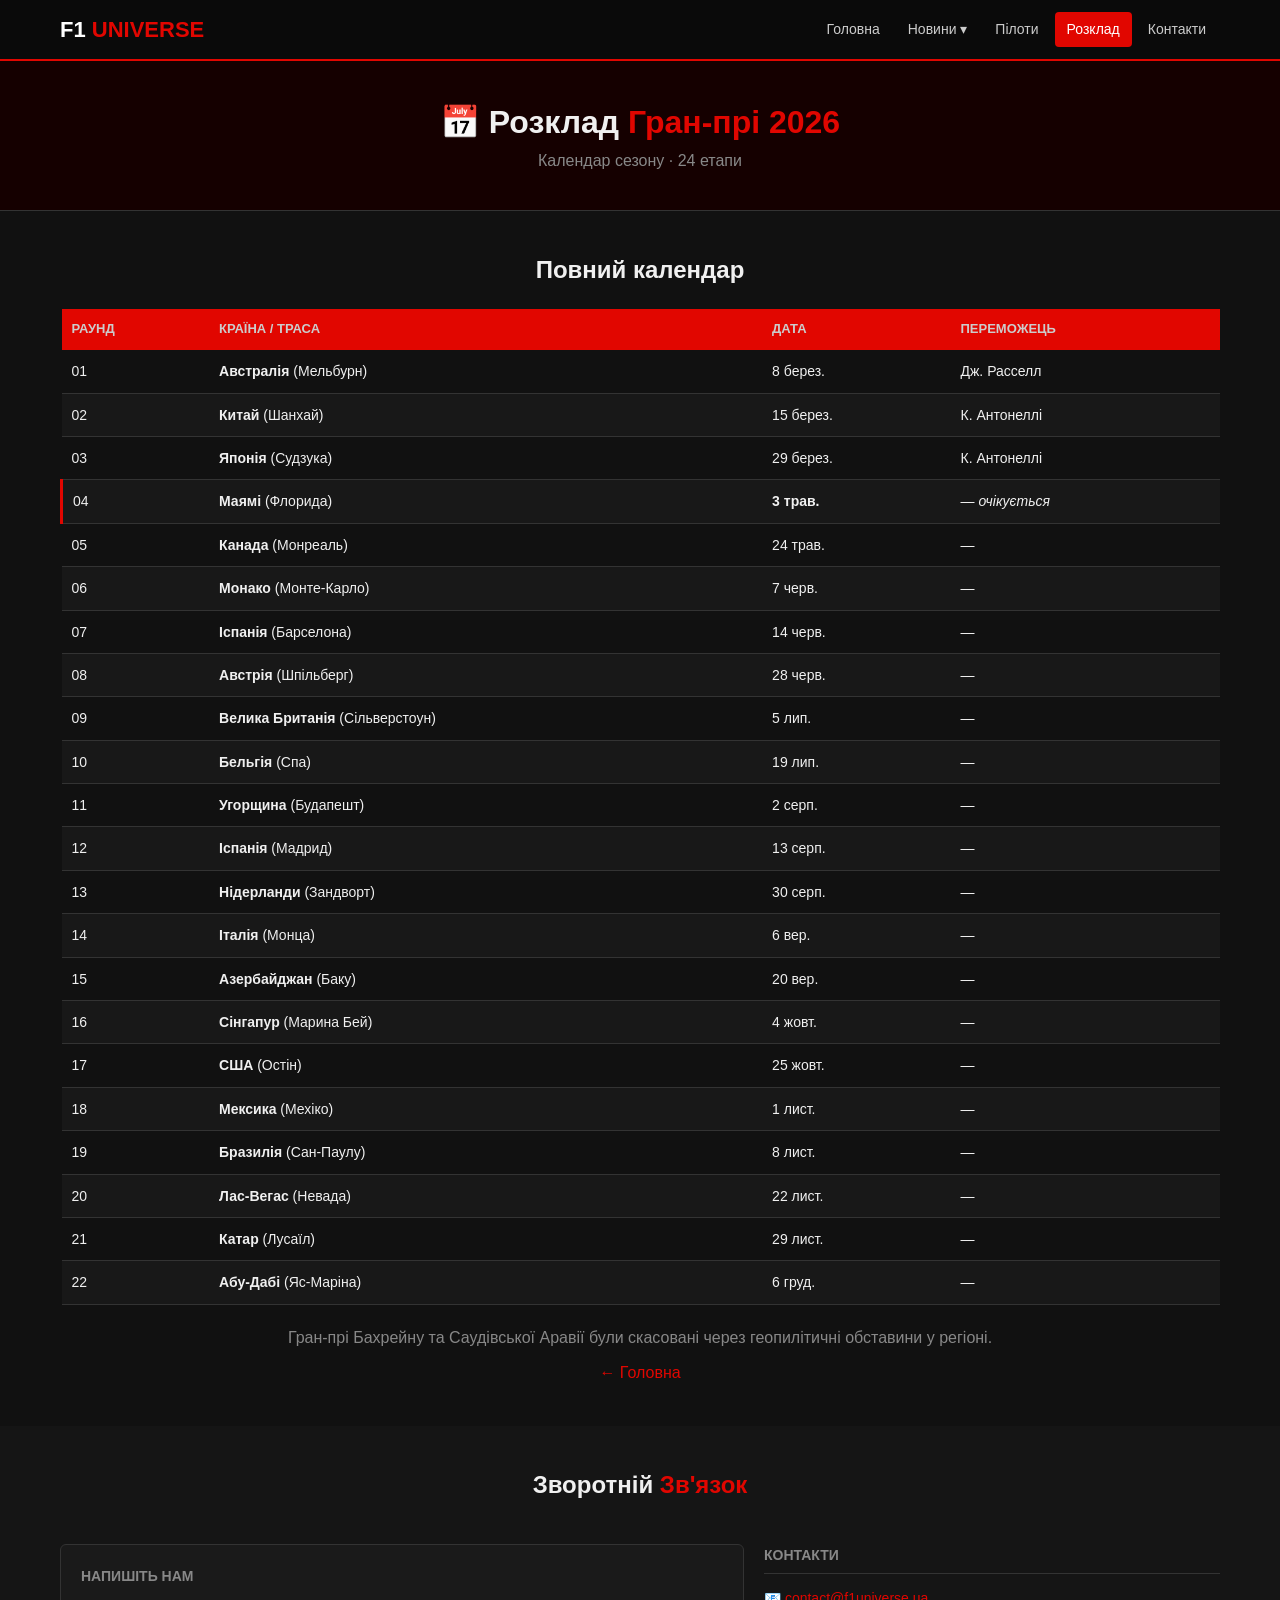
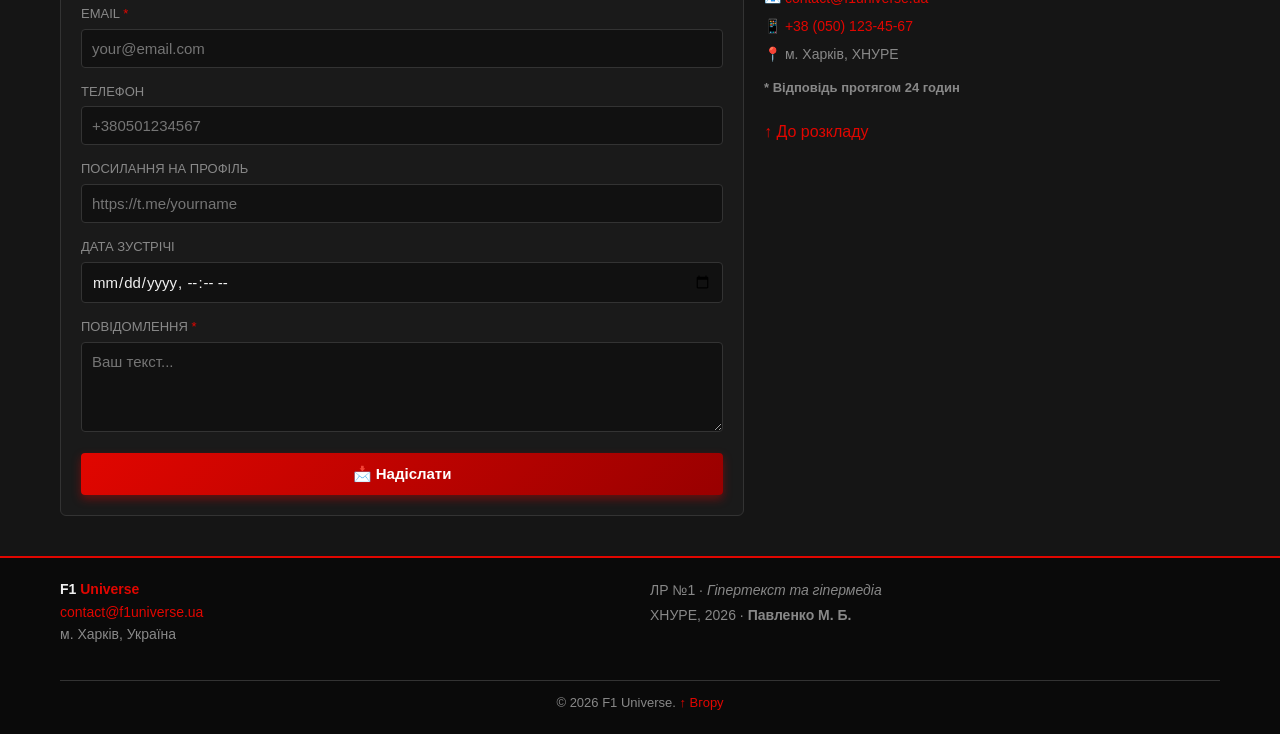
<file: schedule.html>
<!DOCTYPE html>
<html lang="uk">

<head>
    <meta charset="UTF-8">
    <meta name="viewport" content="width=device-width, initial-scale=1.0">
    <meta name="description" content="Розклад Гран-прі Формули 1 сезону 2026 — F1 Universe.">
    <meta name="author" content="Павленко М. Б.">
    <meta name="keywords" content="розклад Ф1, Гран-прі 2026, календар, гонки">
    <meta name="robots" content="index, follow">
    <title>F1 Universe — Розклад Гран-прі 2026</title>
    <link rel="stylesheet" href="css/style.css">
    <link rel="icon" type="image/png" href="img/favicon.png">
</head>

<body>

    <header class="header" id="top">
        <div class="container header__inner">
            <div class="header__logo"><a class="header__logo-link" href="index.html">F1 <span class="accent">Universe</span></a></div>
            <nav class="header__nav">
                <input type="checkbox" id="menu-toggle" class="header__menu-toggle">
                <label for="menu-toggle" class="header__menu-btn">
                    <span class="header__menu-icon"></span>
                </label>

                <ul class="nav__list">
                    <li class="nav__item"><a class="nav__link" href="index.html">Головна</a></li>
                    <li class="nav__item nav__item_dropdown">
                        <a class="nav__link" href="#">Новини ▾</a>
                        <ul class="nav__dropdown">
                            <li class="nav__dropdown-item"><a class="nav__dropdown-link" href="index.html#news">Останні новини</a></li>
                            <li class="nav__dropdown-item"><a class="nav__dropdown-link" href="index.html#champ">Чемпіонат</a></li>
                        </ul>
                    </li>
                    <li class="nav__item"><a class="nav__link" href="drivers.html">Пілоти</a></li>
                    <li class="nav__item nav__item_active"><a class="nav__link" href="schedule.html">Розклад</a></li>
                    <li class="nav__item"><a class="nav__link" href="#contacts">Контакти</a></li>
                </ul>
            </nav>
        </div>
    </header>

    <main>
        <section class="page-header">
            <div class="container">
                <h1 class="page-header__title">📅 Розклад <span class="accent">Гран-прі 2026</span></h1>
                <p class="page-header__subtitle">Календар сезону · 24 етапи</p>
            </div>
        </section>

        <section class="section">
            <div class="container">
                <h2 class="section__title">Повний календар</h2>
                <table class="data-table">
                    <thead>
                        <tr class="data-table__head-row">
                            <th class="data-table__th">Раунд</th>
                            <th class="data-table__th">Країна / Траса</th>
                            <th class="data-table__th">Дата</th>
                            <th class="data-table__th">Переможець</th>
                        </tr>
                    </thead>
                    <tbody>
                        <tr class="data-table__row">
                            <td class="data-table__td">01</td>
                            <td class="data-table__td"><strong>Австралія</strong> (Мельбурн)</td>
                            <td class="data-table__td">8 берез.</td>
                            <td class="data-table__td">Дж. Расселл</td>
                        </tr>
                        <tr class="data-table__row">
                            <td class="data-table__td">02</td>
                            <td class="data-table__td"><strong>Китай</strong> (Шанхай)</td>
                            <td class="data-table__td">15 берез.</td>
                            <td class="data-table__td">К. Антонеллі</td>
                        </tr>
                        <tr class="data-table__row">
                            <td class="data-table__td">03</td>
                            <td class="data-table__td"><strong>Японія</strong> (Судзука)</td>
                            <td class="data-table__td">29 берез.</td>
                            <td class="data-table__td">К. Антонеллі</td>
                        </tr>
                        <tr class="data-table__row data-table__row_next">
                            <td class="data-table__td">04</td>
                            <td class="data-table__td"><strong>Маямі</strong> (Флорида)</td>
                            <td class="data-table__td"><strong>3 трав.</strong></td>
                            <td class="data-table__td">— <em>очікується</em></td>
                        </tr>
                        <tr class="data-table__row">
                            <td class="data-table__td">05</td>
                            <td class="data-table__td"><strong>Канада</strong> (Монреаль)</td>
                            <td class="data-table__td">24 трав.</td>
                            <td class="data-table__td">—</td>
                        </tr>
                        <tr class="data-table__row">
                            <td class="data-table__td">06</td>
                            <td class="data-table__td"><strong>Монако</strong> (Монте-Карло)</td>
                            <td class="data-table__td">7 черв.</td>
                            <td class="data-table__td">—</td>
                        </tr>
                        <tr class="data-table__row">
                            <td class="data-table__td">07</td>
                            <td class="data-table__td"><strong>Іспанія</strong> (Барселона)</td>
                            <td class="data-table__td">14 черв.</td>
                            <td class="data-table__td">—</td>
                        </tr>
                        <tr class="data-table__row">
                            <td class="data-table__td">08</td>
                            <td class="data-table__td"><strong>Австрія</strong> (Шпільберг)</td>
                            <td class="data-table__td">28 черв.</td>
                            <td class="data-table__td">—</td>
                        </tr>
                        <tr class="data-table__row">
                            <td class="data-table__td">09</td>
                            <td class="data-table__td"><strong>Велика Британія</strong> (Сільверстоун)</td>
                            <td class="data-table__td">5 лип.</td>
                            <td class="data-table__td">—</td>
                        </tr>
                        <tr class="data-table__row">
                            <td class="data-table__td">10</td>
                            <td class="data-table__td"><strong>Бельгія</strong> (Спа)</td>
                            <td class="data-table__td">19 лип.</td>
                            <td class="data-table__td">—</td>
                        </tr>
                        <tr class="data-table__row">
                            <td class="data-table__td">11</td>
                            <td class="data-table__td"><strong>Угорщина</strong> (Будапешт)</td>
                            <td class="data-table__td">2 серп.</td>
                            <td class="data-table__td">—</td>
                        </tr>
                        <tr class="data-table__row">
                            <td class="data-table__td">12</td>
                            <td class="data-table__td"><strong>Іспанія</strong> (Мадрид)</td>
                            <td class="data-table__td">13 серп.</td>
                            <td class="data-table__td">—</td>
                        </tr>
                        <tr class="data-table__row">
                            <td class="data-table__td">13</td>
                            <td class="data-table__td"><strong>Нідерланди</strong> (Зандворт)</td>
                            <td class="data-table__td">30 серп.</td>
                            <td class="data-table__td">—</td>
                        </tr>
                        <tr class="data-table__row">
                            <td class="data-table__td">14</td>
                            <td class="data-table__td"><strong>Італія</strong> (Монца)</td>
                            <td class="data-table__td">6 вер.</td>
                            <td class="data-table__td">—</td>
                        </tr>
                        <tr class="data-table__row">
                            <td class="data-table__td">15</td>
                            <td class="data-table__td"><strong>Азербайджан</strong> (Баку)</td>
                            <td class="data-table__td">20 вер.</td>
                            <td class="data-table__td">—</td>
                        </tr>
                        <tr class="data-table__row">
                            <td class="data-table__td">16</td>
                            <td class="data-table__td"><strong>Сінгапур</strong> (Марина Бей)</td>
                            <td class="data-table__td">4 жовт.</td>
                            <td class="data-table__td">—</td>
                        </tr>
                        <tr class="data-table__row">
                            <td class="data-table__td">17</td>
                            <td class="data-table__td"><strong>США</strong> (Остін)</td>
                            <td class="data-table__td">25 жовт.</td>
                            <td class="data-table__td">—</td>
                        </tr>
                        <tr class="data-table__row">
                            <td class="data-table__td">18</td>
                            <td class="data-table__td"><strong>Мексика</strong> (Мехіко)</td>
                            <td class="data-table__td">1 лист.</td>
                            <td class="data-table__td">—</td>
                        </tr>
                        <tr class="data-table__row">
                            <td class="data-table__td">19</td>
                            <td class="data-table__td"><strong>Бразилія</strong> (Сан-Паулу)</td>
                            <td class="data-table__td">8 лист.</td>
                            <td class="data-table__td">—</td>
                        </tr>
                        <tr class="data-table__row">
                            <td class="data-table__td">20</td>
                            <td class="data-table__td"><strong>Лас-Вегас</strong> (Невада)</td>
                            <td class="data-table__td">22 лист.</td>
                            <td class="data-table__td">—</td>
                        </tr>
                        <tr class="data-table__row">
                            <td class="data-table__td">21</td>
                            <td class="data-table__td"><strong>Катар</strong> (Лусаїл)</td>
                            <td class="data-table__td">29 лист.</td>
                            <td class="data-table__td">—</td>
                        </tr>
                        <tr class="data-table__row">
                            <td class="data-table__td">22</td>
                            <td class="data-table__td"><strong>Абу-Дабі</strong> (Яс-Маріна)</td>
                            <td class="data-table__td">6 груд.</td>
                            <td class="data-table__td">—</td>
                        </tr>
                    </tbody>
                </table>
                <p class="schedule__note">
                    Гран-прі Бахрейну та Саудівської Аравії були скасовані через геопилітичні обставини у регіоні.
                </p>
                <p class="schedule__back">
                    <a class="schedule__back-link" href="index.html">← Головна</a>
                </p>
            </div>
        </section>

        <section id="contacts" class="section section_theme_dark">
            <div class="container layout layout_columns_form-contacts">
                <h2 class="section__title">Зворотній <span class="accent">Зв'язок</span></h2>

                <div class="layout__form">
                    <div class="contact-form">
                        <h3 class="contact-form__title">Напишіть нам</h3>

                        <form action="#" method="post" class="contact-form__form">
                            <label for="f-email" class="contact-form__label">Email <span class="contact-form__required">*</span></label>
                            <input type="email" id="f-email" name="email" class="contact-form__input" placeholder="your@email.com" required maxlength="100">

                            <label for="f-tel" class="contact-form__label">Телефон</label>
                            <input type="tel" id="f-tel" name="phone" class="contact-form__input" placeholder="+380501234567" pattern="\+380[0-9]{9}" title="Введіть номер у форматі +380xxxxxxxxx">

                            <label for="f-url" class="contact-form__label">Посилання на профіль</label>
                            <input type="url" id="f-url" name="social" class="contact-form__input" placeholder="https://t.me/yourname">

                            <label for="f-datetime" class="contact-form__label">Дата зустрічі</label>
                            <input type="datetime-local" id="f-datetime" name="meeting" class="contact-form__input">

                            <label for="f-msg" class="contact-form__label">Повідомлення <span class="contact-form__required">*</span></label>
                            <textarea id="f-msg" name="message" class="contact-form__input contact-form__input_textarea" placeholder="Ваш текст..." required maxlength="500" rows="4"></textarea>

                            <button type="submit" class="contact-form__submit">📩 Надіслати</button>
                        </form>
                    </div>
                </div>

                <aside class="layout__contacts">
                    <h3 class="contact-info__title">Контакти</h3>
                    <address class="contact-info__address">
                        📧 <a class="contact-info__address-link" href="mailto:contact@f1universe.ua">contact@f1universe.ua</a><br>
                        📱 <a class="contact-info__address-link" href="tel:+380501234567">+38 (050) 123-45-67</a><br>
                        📍 м. Харків, ХНУРЕ
                    </address>
                    <h6 class="contact-info__note">* Відповідь протягом 24 годин</h6>
                    <p class="contact-info__back"><a class="contact-info__back-link" href="#top">↑ До розкладу</a></p>
                </aside>
                <div class="grid-hidden"></div>
            </div>
        </section>
    </main>

    <footer class="footer">
        <div class="container footer__inner">
            <div class="footer__col">
                <p class="footer__brand"><strong>F1 <span class="accent">Universe</span></strong></p>
                <address class="footer__address">
                    <a class="footer__address-link" href="mailto:contact@f1universe.ua">contact@f1universe.ua</a><br>
                    м. Харків, Україна
                </address>
            </div>
            <div class="footer__col">
                <p class="footer__info">ЛР №1 · <em>Гіпертекст та гіпермедіа</em><br>
                    ХНУРЕ, 2026 · <strong>Павленко М. Б.</strong></p>
            </div>
            <br class="grid-hidden">
            <p class="footer__bottom">
                © 2026 F1 Universe. <a class="footer__bottom-link" href="#top">↑ Вгору</a>
            </p>
        </div>
    </footer>
</body>
</html>
</file>
<file: css/style.css>
* {
    margin: 0;
    padding: 0;
    box-sizing: border-box;
}
html {
    scroll-behavior: smooth;
}
body {
    font-family: 'Segoe UI', Arial, sans-serif;
    font-size: 16px;
    line-height: 1.6;
    color: #f0f0f0;
    background-color: #111;
}

.accent {
    color: #e10600;
}
.text-center {
    text-align: center;
}
.text-muted {
    color: #888;
}
.mt-10 {
    margin-top: 10px;
}
.mt-20 {
    margin-top: 20px;
}
/*приховування сміттєвих <br> та clear-div у grid*/
.grid-hidden {
    display: none;
}

.container {
    max-width: 1200px;
    margin: 0 auto;
    padding: 0 20px;
}

/*header*/
.header {
    background-color: #0a0a0a;
    border-bottom: 2px solid #e10600;
    padding: 12px 0;
}
.header__inner {
    display: flex;
    align-items: center;
    justify-content: space-between;
}
.header__logo-link {
    font-size: 22px;
    font-weight: 900;
    color: white;
    text-transform: uppercase;
    text-decoration: none;
}
.header__logo-link:hover {
    color: white;
}

/*nav*/
.nav__list {
    list-style: none;
    display: flex;
}
.nav__item {
    margin: 0 2px;
}
.nav__link {
    display: block;
    padding: 6px 12px;
    color: #ccc;
    font-size: 14px;
    text-decoration: none;
}
.nav__link:hover,
.nav__item_active .nav__link {
    background-color: #e10600;
    color: white;
    border-radius: 4px;
}
/*dropdown*/
.nav__item_dropdown {
    position: relative;
}
.nav__dropdown {
    display: none;
    position: absolute;
    top: 100%;
    left: 0;
    background-color: #1a1a1a;
    border: 1px solid #333;
    list-style: none;
    min-width: 180px;
    z-index: 100;
}
.nav__dropdown-link {
    display: block;
    padding: 8px 16px;
    color: #ccc;
    font-size: 14px;
    text-decoration: none;
}
.nav__dropdown-link:hover {
    background-color: #e10600;
    color: white;
}
.nav__item_dropdown:hover .nav__dropdown {
    display: block;
}

/*hero*/
.hero {
    padding: 50px 0;
    text-align: center;
    background-color: #1a0000;
}
.hero__label {
    color: #e10600;
    text-transform: uppercase;
    letter-spacing: 3px;
}
.hero__title {
    font-size: 32px;
    font-weight: 900;
}
.hero__subtitle {
    /* базовий параграф */
}
.hero__image {
    display: block;
    margin: 0 auto;
    max-width: 100%;
    height: auto;
}

/*header (drivers, schedule)*/
.page-header {
    padding: 36px 0;
    background-color: #150000;
    border-bottom: 1px solid #333;
    text-align: center;
}
.page-header__title {
    font-size: 32px;
    font-weight: 900;
}
.page-header__subtitle {
    color: #888;
}

/*section*/
.section {
    padding: 40px 0;
}
.section_theme_dark {
    background-color: #151515;
}
.section__title {
    font-size: 24px;
    font-weight: 700;
    text-align: center;
    margin-bottom: 20px;
}

/*grid*/
.layout {
    display: grid;
    gap: 20px;
}
.layout_columns_main-sidebar {
    grid-template-columns: 7fr 3fr;
}
.layout_columns_form-contacts {
    grid-template-columns: 6fr 4fr;
}
/*section-title всередині layout на всю ширину*/
.layout .section__title {
    grid-column: 1 / -1;
}

/*card*/
.card-grid {
    display: grid;
    grid-template-columns: repeat(3, 1fr);
    gap: 10px;
}
.card {
    background-color: #1a1a1a;
    border: 1px solid #333;
    border-radius: 6px;
    overflow: hidden;
}
.card__image {
    width: 100%;
    height: 280px;
    object-fit: cover;
    display: block;
}
.card__body {
    padding: 12px;
}
.card__title {
    font-size: 18px;
    font-weight: 700;
}
.card__text {
    font-size: 14px;
    color: #888;
    margin-bottom: 8px;
}
.card__link {
    color: #e10600;
    text-decoration: none;
}
.card__link:hover {
    color: #ff4040;
}

/*pilot-card*/
.pilot-grid {
    display: grid;
    grid-template-columns: repeat(2, 1fr);
    gap: 10px;
}
.pilot-card {
    background-color: #1a1a1a;
    border: 1px solid #333;
    border-radius: 6px;
    overflow: hidden;
}
.pilot-card__image {
    width: 100%;
    height: 180px;
    object-fit: cover;
    object-position: top;
    display: block;
}
.pilot-card__body {
    padding: 12px;
}
.pilot-card__name {
    font-size: 18px;
    font-weight: 700;
}
.pilot-card__team {
    font-size: 16px;
    font-weight: 600;
    color: #888;
}
.pilot-card__stats {
    font-size: 14px;
}

/*sidebar*/
.sidebar {
    background-color: #1a1a1a;
    border: 1px solid #333;
    border-radius: 6px;
    padding: 16px;
}
.sidebar__title {
    font-size: 14px;
    font-weight: 600;
    text-transform: uppercase;
    margin-bottom: 10px;
    color: #888;
    border-bottom: 1px solid #333;
    padding-bottom: 6px;
}
.sidebar__list {
    list-style: disc;
    padding-left: 18px;
}
.sidebar__list_no-disc {
    list-style: none;
    padding-left: 0;
}
.sidebar__item {
    margin-bottom: 6px;
    font-size: 14px;
}
.sidebar__link {
    display: block;
    padding: 6px 10px;
    background-color: #222;
    border: 1px solid #333;
    border-radius: 4px;
    color: #888;
    font-size: 14px;
    text-decoration: none;
}
.sidebar__link:hover {
    border-color: #e10600;
    color: #e10600;
}
.sidebar__note {
    font-size: 13px;
    color: #888;
}

/*data-table*/
.data-table {
    width: 100%;
    border-collapse: collapse;
    font-size: 14px;
}
.data-table__head-row {
    background-color: #e10600;
}
.data-table__th {
    padding: 10px;
    text-align: left;
    font-size: 13px;
    text-transform: uppercase;
    color: #ccc;
}
.data-table__td {
    padding: 10px;
    border-bottom: 1px solid #333;
}
.data-table__row:hover {
    background-color: #222;
}
.data-table__row:nth-child(even) {
    background-color: rgba(255, 255, 255, 0.03);
}
.data-table__row_next {
    border-left: 3px solid #e10600;
    background-color: #1a0000;
}

/*champ*/
.champ__subtitle {
    font-size: 16px;
    font-weight: 600;
}

/*stats*/
.stats-grid {
    display: grid;
    grid-template-columns: repeat(2, 1fr);
    gap: 10px;
}
.stats-block {
    background-color: #1a1a1a;
    padding: 16px;
    border: 1px solid #333;
    border-radius: 6px;
}
.stats-block_full {
    grid-column: 1 / -1;
    margin-top: 5px;
    text-align: left;
}
.stats-block__title {
    font-size: 18px;
    font-weight: 700;
}
.stats-block__list {
    padding-left: 20px;
}
.stats-block__list_nested {
    padding-left: 20px;
}
.stats-block__item {
    padding: 4px 0;
    font-size: 14px;
}
.stats-block__text {
    color: #888;
    margin-top: 10px;
}
.stats-block__text_small {
    color: #888;
    font-size: 13px;
}
.stats-nav {
    text-align: center;
    margin-top: 20px;
}
.stats-nav__link {
    color: #e10600;
    text-decoration: none;
}
.stats-nav__link:hover {
    color: #ff4040;
}

/*media*/
.media-layout {
    display: grid;
    grid-template-columns: repeat(2, 1fr);
    gap: 10px;
}
.media-layout .section__title {
    grid-column: 1 / -1;
}
.media-box {
    background-color: #1a1a1a;
    border: 1px solid #333;
    border-radius: 6px;
    padding: 14px;
}
.media-box__title {
    font-size: 18px;
    font-weight: 700;
}
.media-box__video {
    max-width: 100%;
    height: auto;
}
.media-box__audio {
    width: 100%;
}
/* video-wrapper */
.video-wrapper {
    grid-column: 1 / -1;
    background-color: #1a1a1a;
    border: 1px solid #333;
    border-radius: 6px;
    overflow: hidden;
    margin-top: 5px;
}
.video-wrapper__title {
    font-size: 18px;
    font-weight: 700;
    padding: 14px;
    border-bottom: 1px solid #333;
}
.video-wrapper__iframe {
    max-width: 100%;
    display: block;
}

/*form*/
.contact-form {
    background-color: #1a1a1a;
    padding: 20px;
    border: 1px solid #333;
    border-radius: 6px;
}
.contact-form__title {
    font-size: 14px;
    font-weight: 600;
    text-transform: uppercase;
    margin-bottom: 10px;
    color: #888;
    padding-bottom: 6px;
}
.contact-form__label {
    display: block;
    font-size: 13px;
    color: #888;
    text-transform: uppercase;
    margin-bottom: 4px;
}
.contact-form__required {
    color: #e10600;
}
.contact-form__input {
    width: 100%;
    padding: 10px;
    background-color: #111;
    border: 1px solid #333;
    border-radius: 4px;
    color: #f0f0f0;
    font-size: 15px;
    font-family: inherit;
    margin-bottom: 14px;
}
.contact-form__input:focus {
    outline: none;
    border-color: #e10600;
}
.contact-form__input_textarea {
    resize: vertical;
    min-height: 80px;
}
.contact-form__submit {
    width: 100%;
    padding: 12px;
    background: linear-gradient(135deg, #e10600, #990000);
    box-shadow: 0 4px 10px rgba(225, 6, 0, 0.4);
    color: white;
    border: none;
    border-radius: 4px;
    font-size: 15px;
    font-weight: 700;
    cursor: pointer;
}
.contact-form__submit:hover {
    background-color: #cc0000;
}

/*contact-info*/
.contact-info__title {
    font-size: 14px;
    font-weight: 600;
    text-transform: uppercase;
    margin-bottom: 10px;
    color: #888;
    border-bottom: 1px solid #333;
    padding-bottom: 6px;
}
.contact-info__address {
    font-style: normal;
    font-size: 14px;
    color: #888;
    line-height: 2;
}
.contact-info__address-link {
    color: #e10600;
    text-decoration: none;
}
.contact-info__address-link:hover {
    color: #ff4040;
}
.contact-info__note {
    font-size: 13px;
    color: #888;
    margin-top: 10px;
}
.contact-info__back {
    margin-top: 20px;
}
.contact-info__back-link {
    color: #e10600;
    text-decoration: none;
}
.contact-info__back-link:hover {
    color: #ff4040;
}

/*footer*/
.footer {
    background-color: #0a0a0a;
    border-top: 2px solid #e10600;
    padding: 20px 0;
    font-size: 14px;
    color: #888;
}
.footer__inner {
    display: grid;
    grid-template-columns: 1fr 1fr;
    gap: 20px;
}
.footer__brand {
    color: #f0f0f0;
}
.footer__brand-link {
    color: #f0f0f0;
    text-decoration: none;
}
.footer__info {
    line-height: 1.8;
}
.footer__address {
    font-style: normal;
}
.footer__address-link {
    color: #e10600;
    text-decoration: none;
}
.footer__address-link:hover {
    color: #ff4040;
}
.footer__bottom {
    grid-column: 1 / -1;
    text-align: center;
    margin-top: 15px;
    border-top: 1px solid #333;
    padding-top: 12px;
    font-size: 13px;
}
.footer__bottom-link {
    color: #e10600;
    text-decoration: none;
}
.footer__bottom-link:hover {
    color: #ff4040;
}

/*schedule*/
.schedule__note {
    text-align: center;
    margin-top: 20px;
    color: #888;
}
.schedule__back {
    text-align: center;
    margin-top: 10px;
}
.schedule__back-link {
    color: #e10600;
    text-decoration: none;
}
.schedule__back-link:hover {
    color: #ff4040;
}

/*------   БЛОК 2   ------*/
.extra-page {
    background-color: #f5f5f5; 
    padding: 20px;
    min-height: 100vh;
}

/*Task 1*/
.custom-grid {
    display: grid;
    grid-template-columns: 1fr 1fr;
    gap: 15px;
    max-width: 1000px;
    margin: 0 auto;
}
.custom-grid__item {
    display: flex;
    align-items: center;
    justify-content: center;
    padding: 40px 20px;
    border: 2px solid #333;
    text-align: center;
    color: white;
    font-family: sans-serif;
    border-radius: 4px;
}
.custom-grid__item_yellow {
    grid-column: 1 / -1;
    background-color: #ffca28;
    color: #333;
}
.custom-grid__item_magenta {
    grid-column: 1 / -1;
    background-color: #e040fb;
}
.custom-grid__item_purple {
    grid-column: 1 / 2;
    background-color: #673ab7;
    min-height: 250px;
}
.custom-grid__item_blue {
    grid-column: 2 / 3;
    background-color: #00b0ff;
    min-height: 250px;
}
.custom-grid__title {
    font-size: 24px;
    font-weight: bold;
}
.custom-grid__text {
    font-size: 18px;
    line-height: 1.5;
}

/*Task 2*/
@media (max-width: 768px) and (orientation: portrait) {
    .custom-grid {
        grid-template-columns: 1fr;
    }
    .custom-grid__item_purple,
    .custom-grid__item_blue {
        grid-column: 1 / -1;
        min-height: 180px;
    }
}
@media (max-height: 600px) and (orientation: landscape) {
    .custom-grid {
        grid-template-columns: 1fr 1fr;
    }
    .custom-grid__item_yellow {
        grid-column: 1 / 2;
    }
    .custom-grid__item_magenta {
        grid-column: 2 / 3;
    }
    .custom-grid__item_purple,
    .custom-grid__item_blue {
        min-height: 150px;
    }
}

/*Task 3*/
.fixed-widget {
    position: fixed;
    bottom: 40px;
    right: 40px;
    width: 80px;
    height: 80px;
    background-color: #e10600;
    border-radius: 50%;
    display: flex;
    align-items: center;
    justify-content: center;
    color: white;
    font-weight: bold;
    cursor: pointer;
    z-index: 1000;
    
    transition: all 0.3s ease;
}
.fixed-widget:hover {
    transform: scale(1.2) rotate(10deg);
    border-radius: 10px;
    background-color: #673ab7; 
}

/*------   БЛОК 3   ------*/
.header__menu-toggle {
    display: none;
}
.header__menu-btn {
    display: none;
    cursor: pointer;
    padding: 10px;
    z-index: 101;
}

.header__menu-icon,
.header__menu-icon::before,
.header__menu-icon::after {
    display: block;
    width: 24px;
    height: 3px;
    background-color: #f0f0f0;
    position: relative;
    transition: all 0.3s ease;
}
.header__menu-icon::before,
.header__menu-icon::after {
    content: '';
    position: absolute;
    left: 0;
}
.header__menu-icon::before { top: -8px; }
.header__menu-icon::after { top: 8px; }

/*Медіа-запит строго для ширини екрана 320px (і менше)*/
@media (max-width: 320px) {
    .header__inner {
        position: relative;
    }
    
    .header__menu-btn {
        display: block;
    }
    
    .nav__list {
        display: none;
        flex-direction: column;
        width: 100%;
        position: absolute;
        top: 100%;
        left: 0;
        background-color: #0a0a0a;
        border-top: 1px solid #333;
        z-index: 100;
    }
    
    .nav__item {
        margin: 0;
        text-align: center;
        border-bottom: 1px solid #222;
    }
    
    .nav__link {
        padding: 15px;
    }

    .header__menu-toggle:checked ~ .nav__list {
        display: flex;
    }
    
    .header__menu-toggle:checked + .header__menu-btn .header__menu-icon {
        background-color: transparent;
    }
    .header__menu-toggle:checked + .header__menu-btn .header__menu-icon::before {
        transform: rotate(45deg);
        top: 0;
    }
    .header__menu-toggle:checked + .header__menu-btn .header__menu-icon::after {
        transform: rotate(-45deg);
        top: 0;
    }
}

/* Task 7 - Clock */
.clock {
    display: flex;
    justify-content: center;
    padding: 20px;
}
.clock__face {
    width: 200px;
    height: 200px;
    border: 4px solid #e10600;
    border-radius: 50%;
    position: relative;
    background-color: #1a1a1a;
}
.clock__hand {
    position: absolute;
    bottom: 50%;
    left: 50%;
    transform-origin: bottom center;
    border-radius: 4px;
}
.clock__hand_hour {
    width: 6px;
    height: 50px;
    margin-left: -3px;
    background-color: #f0f0f0;
    animation: rotate-clock 12s linear infinite;
}
.clock__hand_minute {
    width: 4px;
    height: 70px;
    margin-left: -2px;
    background-color: #888;
    animation: rotate-clock 6s linear infinite;
}
.clock__hand_second {
    width: 2px;
    height: 85px;
    margin-left: -1px;
    background-color: #e10600;
    animation: rotate-clock 1s linear infinite;
}
.clock__center {
    width: 12px;
    height: 12px;
    background-color: #e10600;
    border-radius: 50%;
    position: absolute;
    top: 50%;
    left: 50%;
    transform: translate(-50%, -50%);
}

@keyframes rotate-clock {
    from {
        transform: rotate(0deg);
    }
    to {
        transform: rotate(360deg);
    }
}
</file>
<file: css/lb3.css>
body {
  font-family: Arial, sans-serif;
  background-color: #f4f4f9;
  color: #333;
  padding: 20px;
  line-height: 1.6;
}

h1, .subtitle {
  text-align: center;
}

.task {
  background: #ffffff;
  border: 1px solid #cccccc;
  border-radius: 5px;
  padding: 20px;
  margin: 0 auto 30px auto;
  max-width: 800px;
  box-shadow: 0 2px 5px rgba(0,0,0,0.05);
}

.task-header {
  font-weight: bold;
  font-size: 1.1rem;
  margin-bottom: 15px;
  border-bottom: 2px solid #eee;
  padding-bottom: 10px;
}

.task-num {
  background: #007bff;
  color: white;
  padding: 2px 8px;
  border-radius: 3px;
  margin-right: 10px;
}

.controls {
  margin-bottom: 15px;
}

input, button {
  padding: 5px 10px;
  margin-right: 5px;
  font-size: 1rem;
}

button {
  background-color: #007bff;
  color: white;
  border: none;
  border-radius: 3px;
  cursor: pointer;
}

button.stop {
  background-color: #dc3545;
}

.demo-area {
  border: 1px dashed #aaa;
  background: #fafafa;
  padding: 15px;
  min-height: 60px;
}

/* Специфичные стили для заданий */

/* Задание 2 */
#task2-area {
  position: relative;
  height: 200px;
  overflow: hidden;
}

#moving-img {
  position: absolute;
  width: 40px;
  height: 40px;
  background-color: #ff9900;
  border-radius: 50%;
  text-align: center;
  line-height: 40px;
}

/* Задание 3 */
#task3-area p {
  font-size: 22px;
  margin: 5px 0;
}
#task3-area p.changed {
  color: #28a745;
}

/* Задание 4 */
#clock-display {
  font-size: 2rem;
  font-weight: bold;
  text-align: center;
}

/* Задание 5 */
#fade-box {
  background-color: #17a2b8;
  color: white;
  padding: 20px;
  text-align: center;
  font-weight: bold;
}
#fade-progress {
  text-align: center;
  margin-top: 10px;
  font-size: 0.9rem;
  color: #666;
}
</file>
